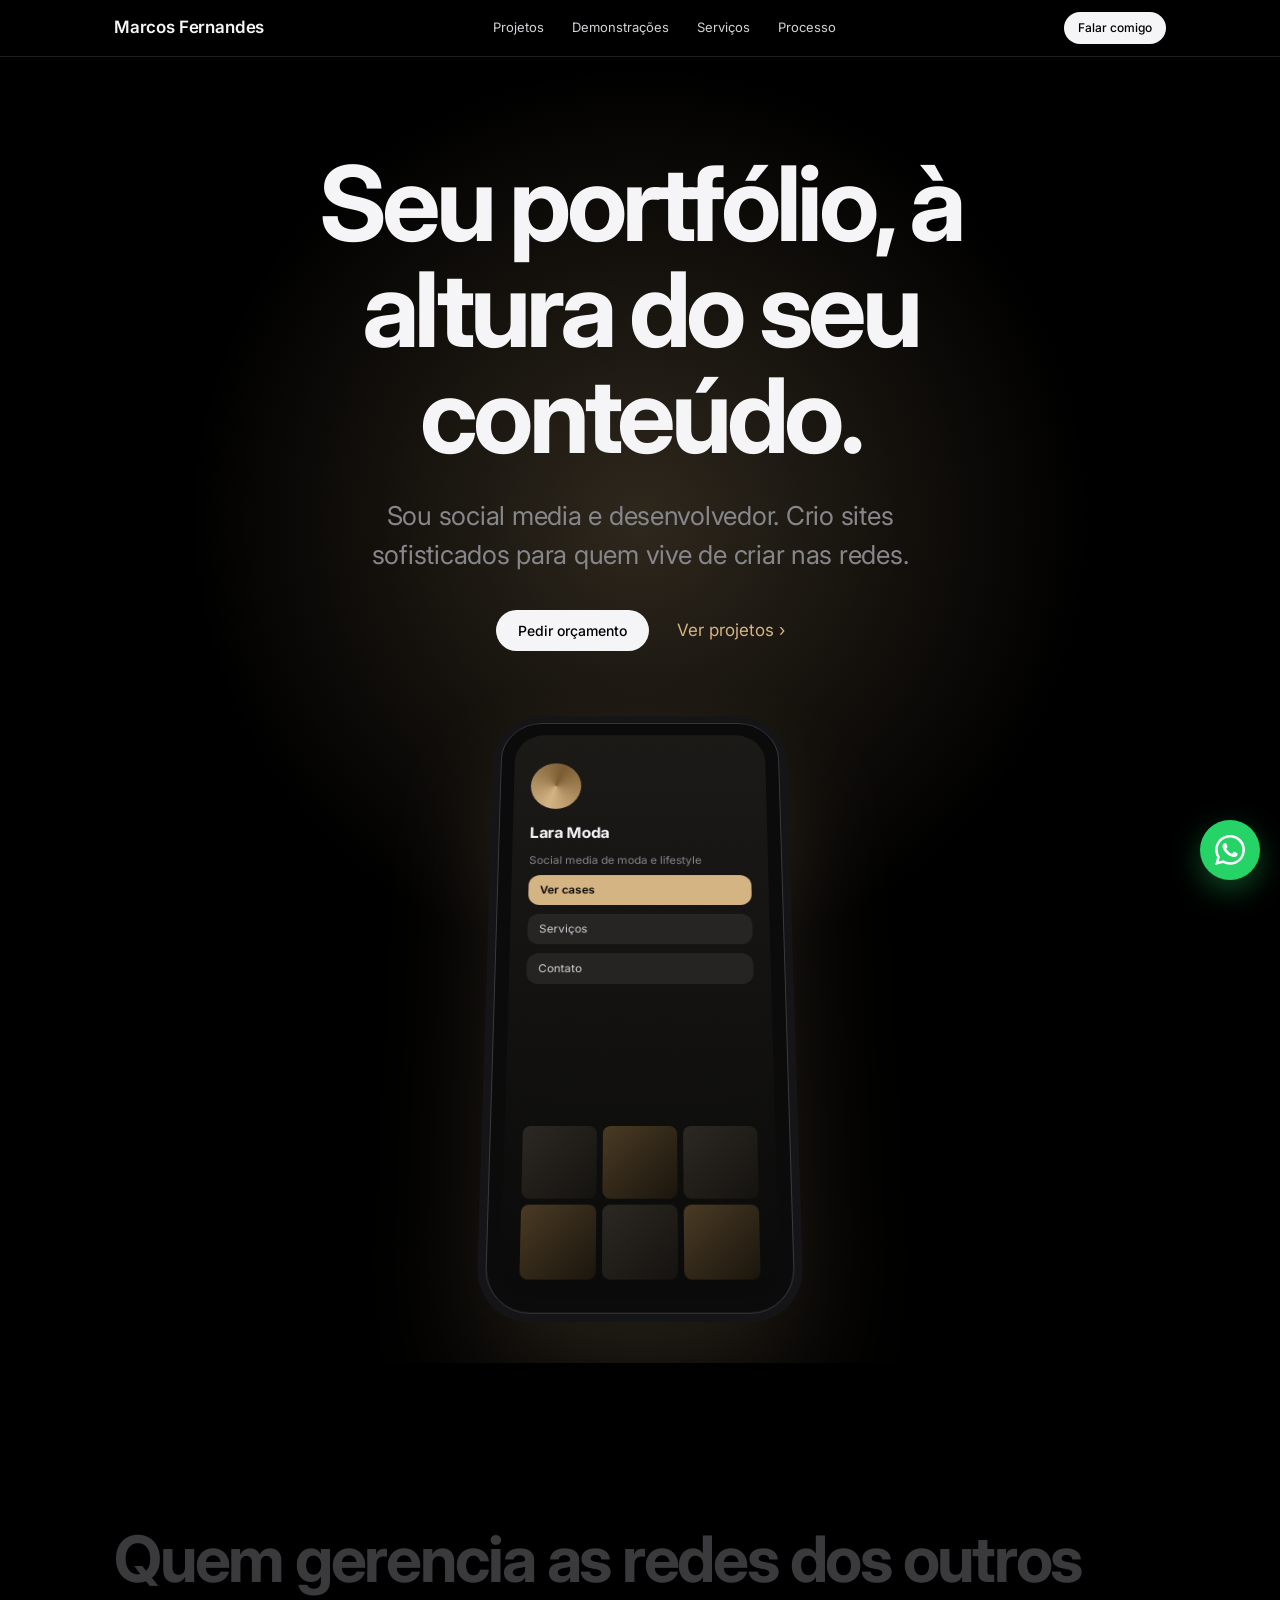
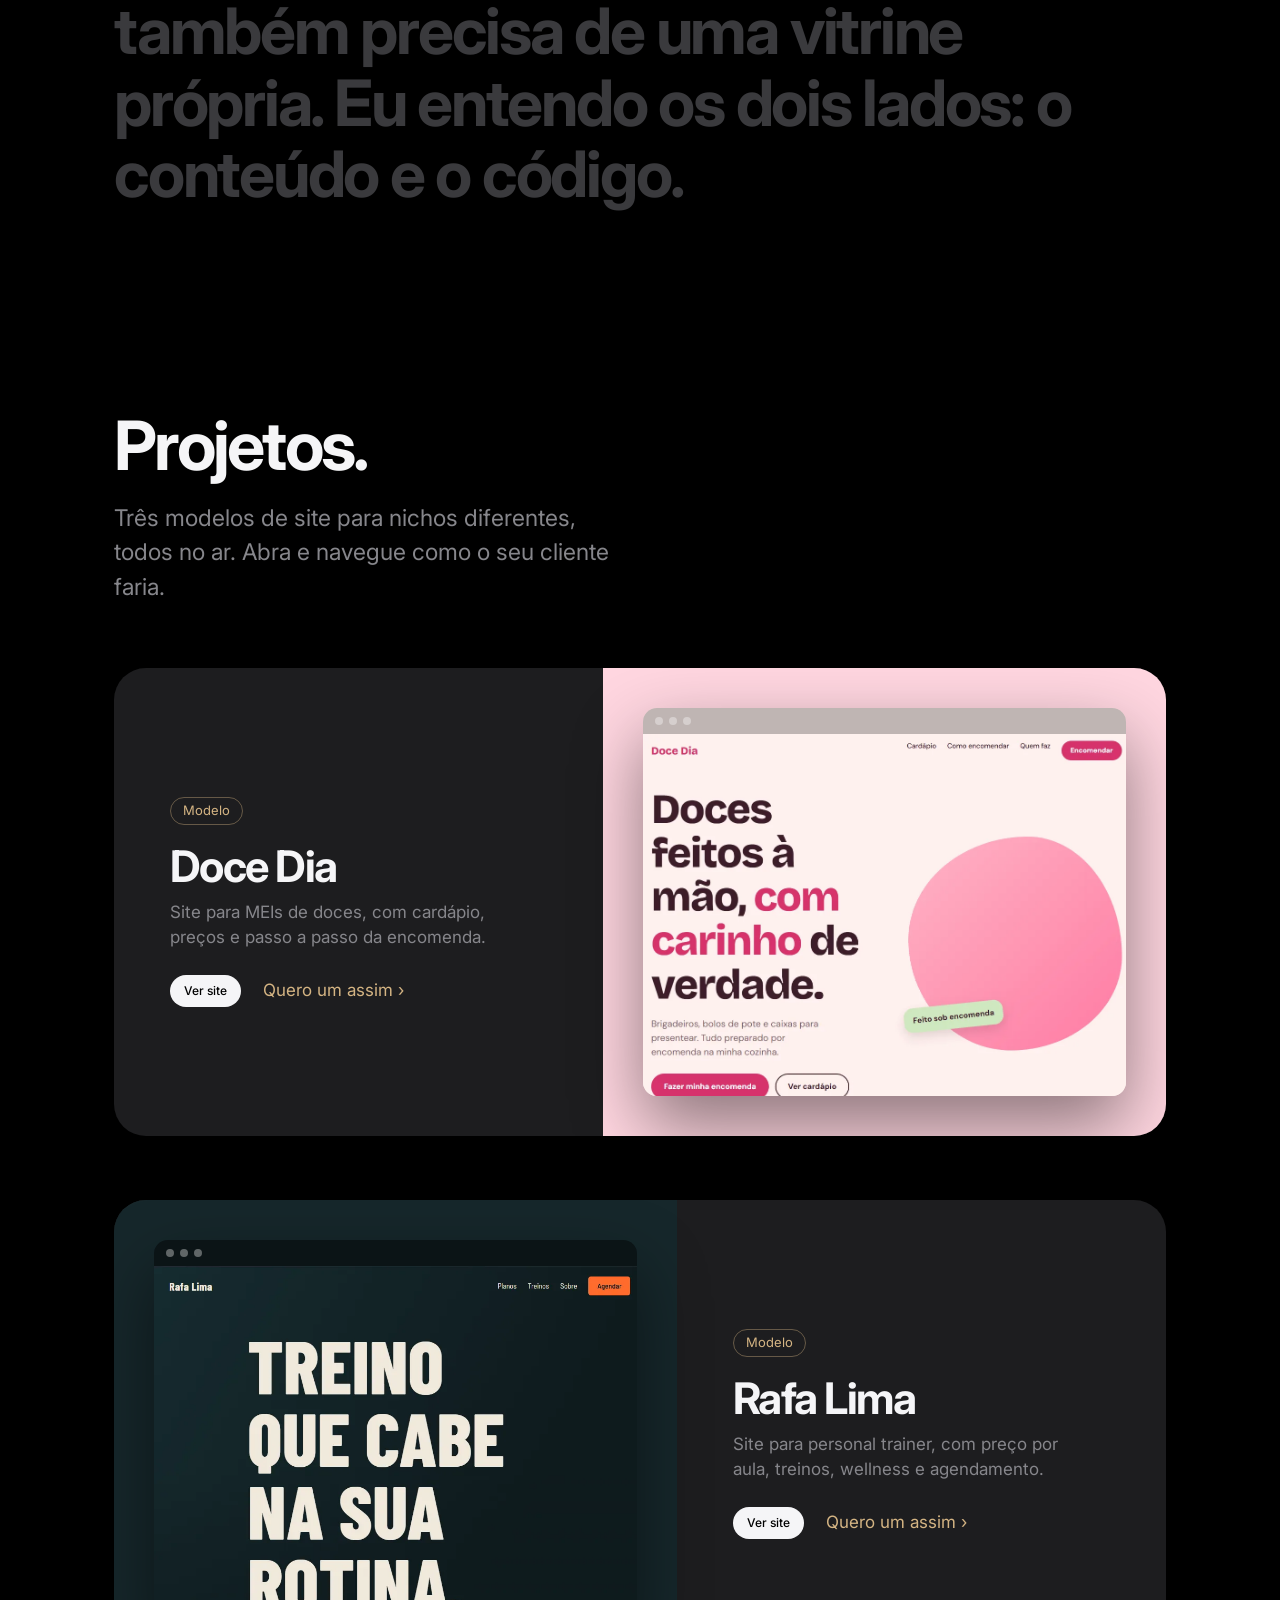
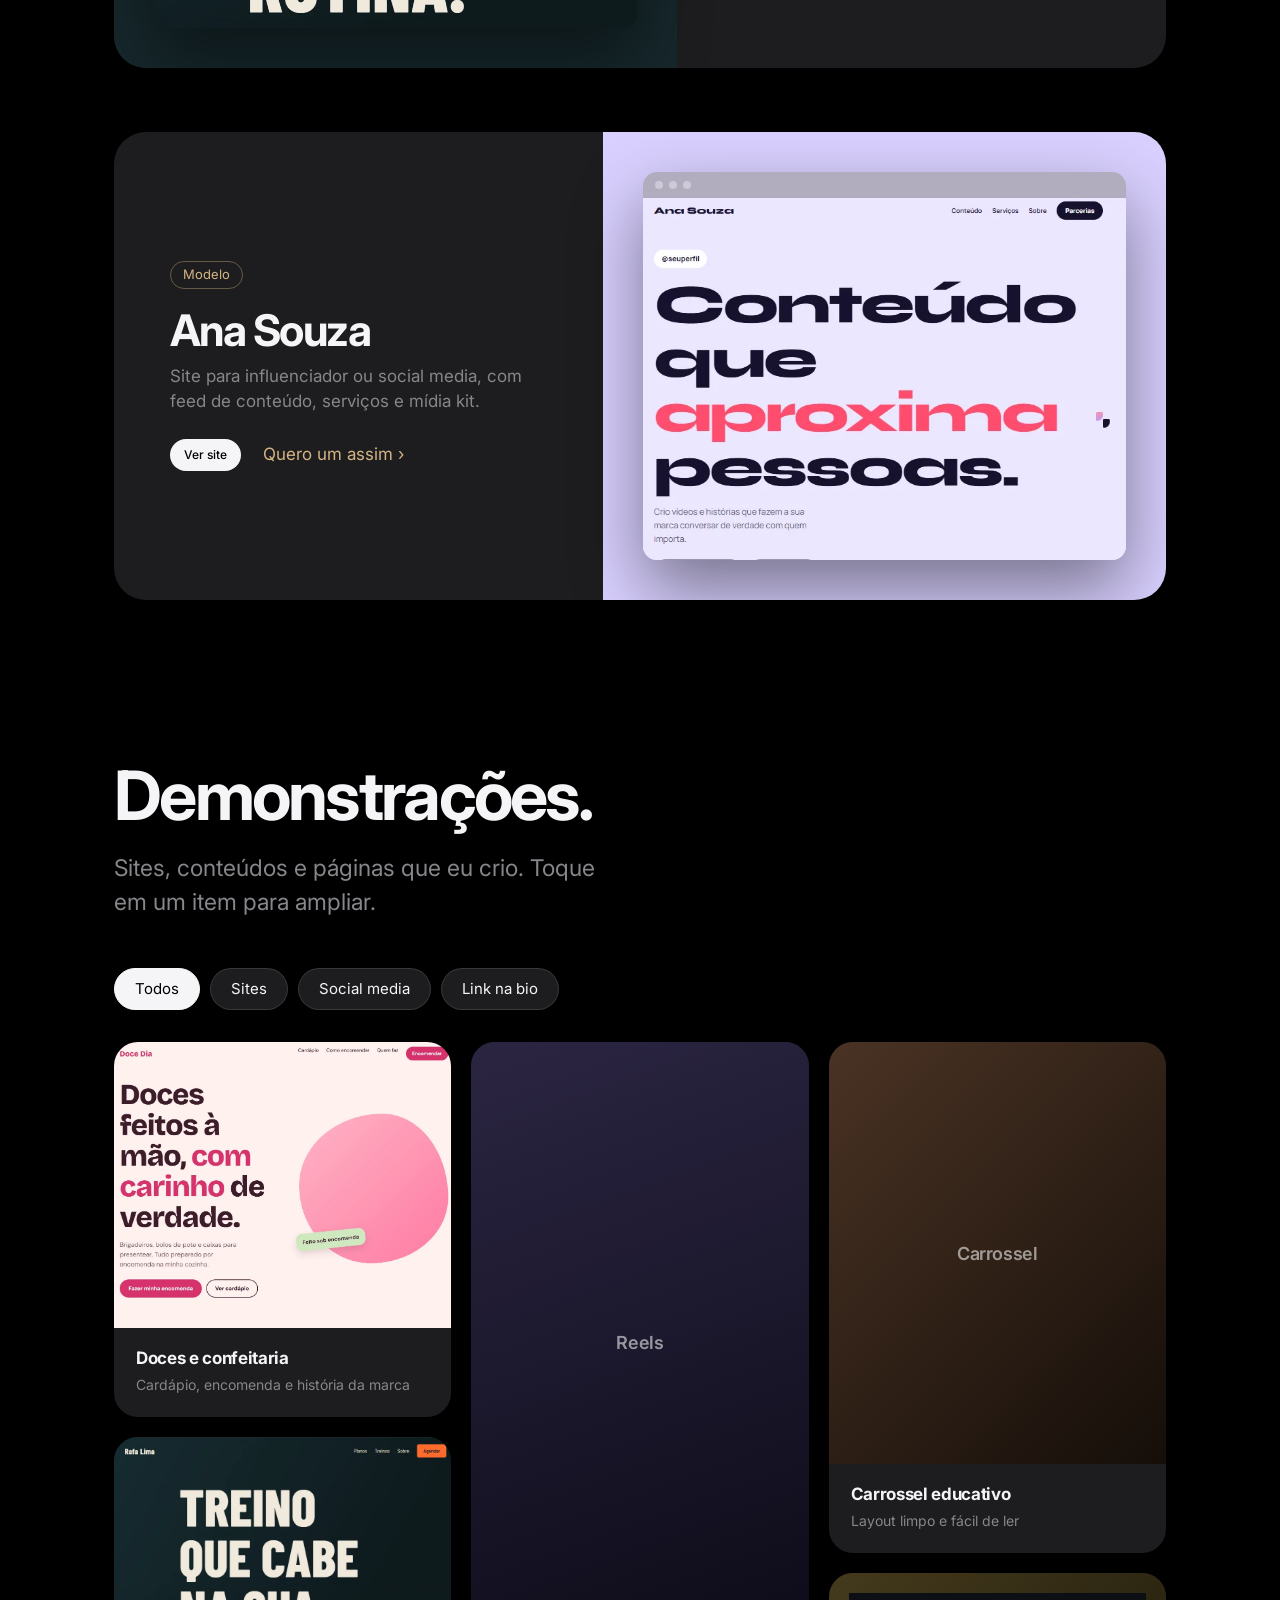
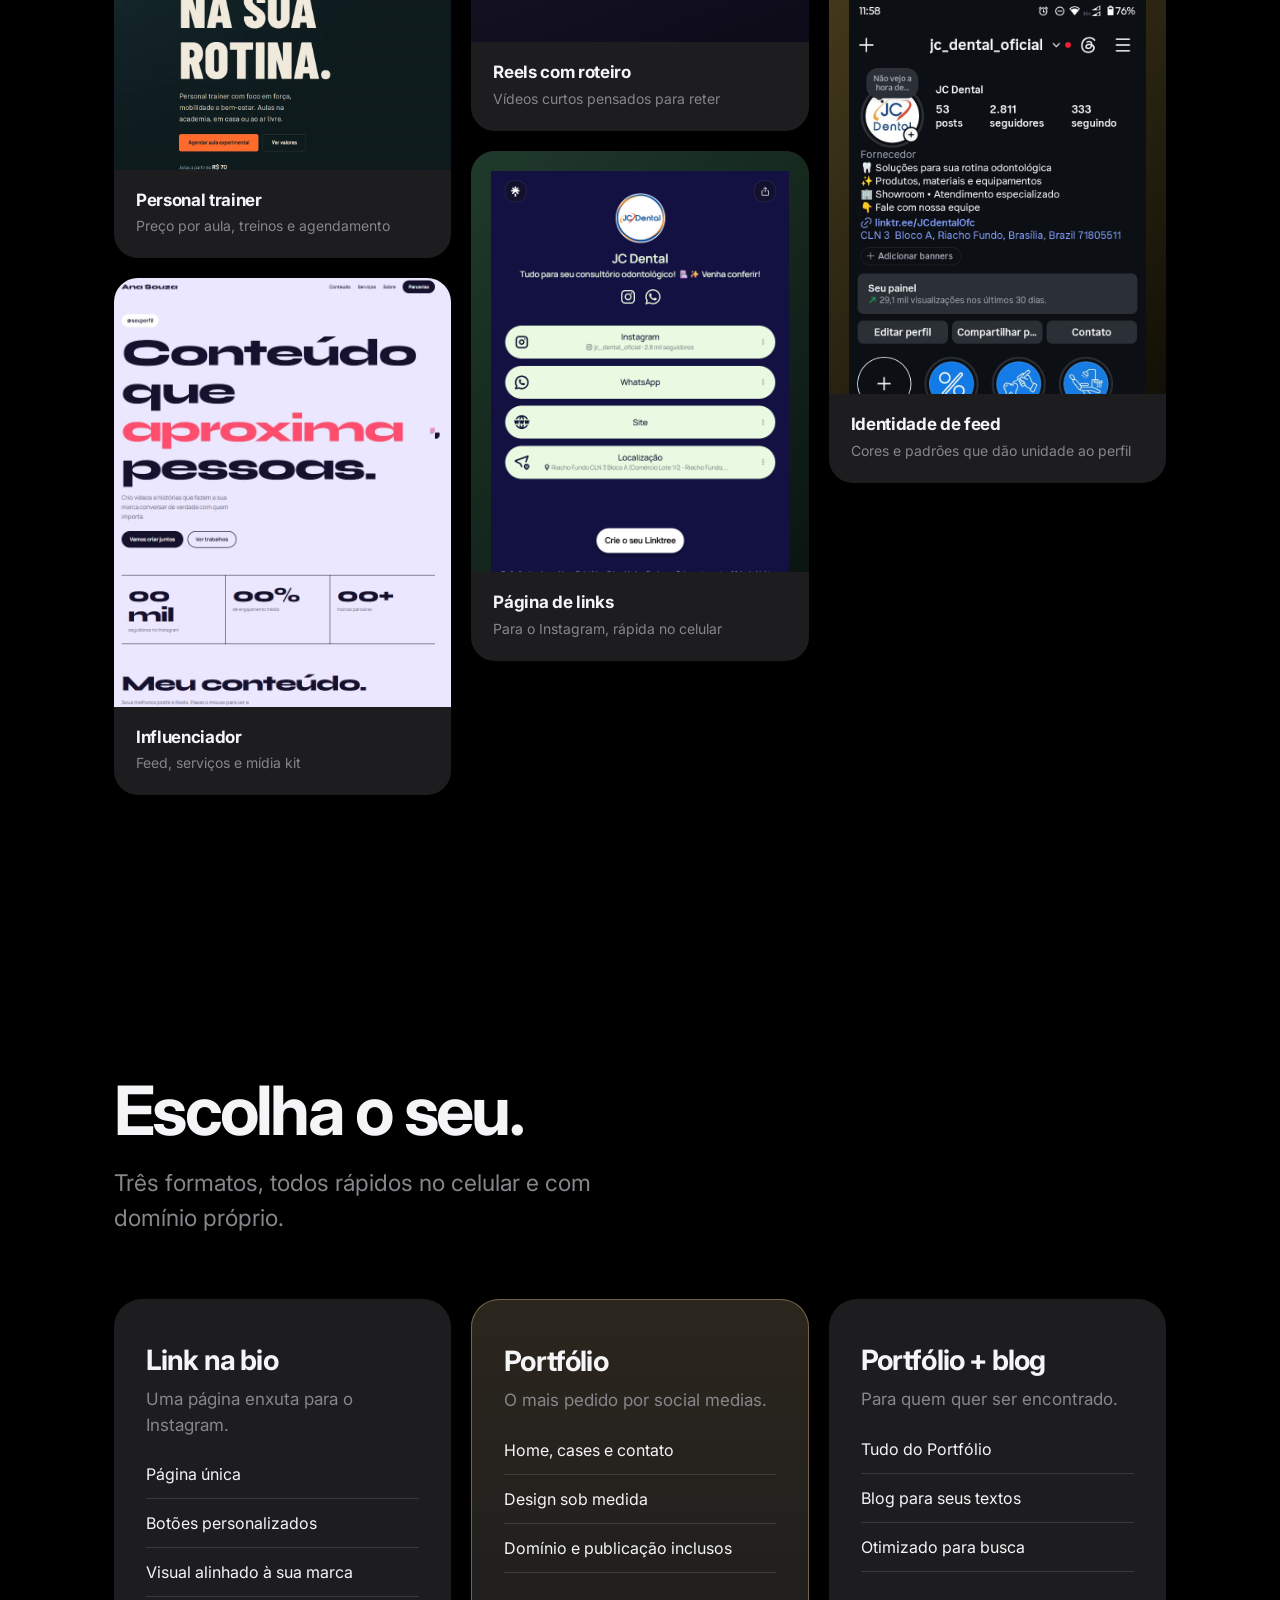
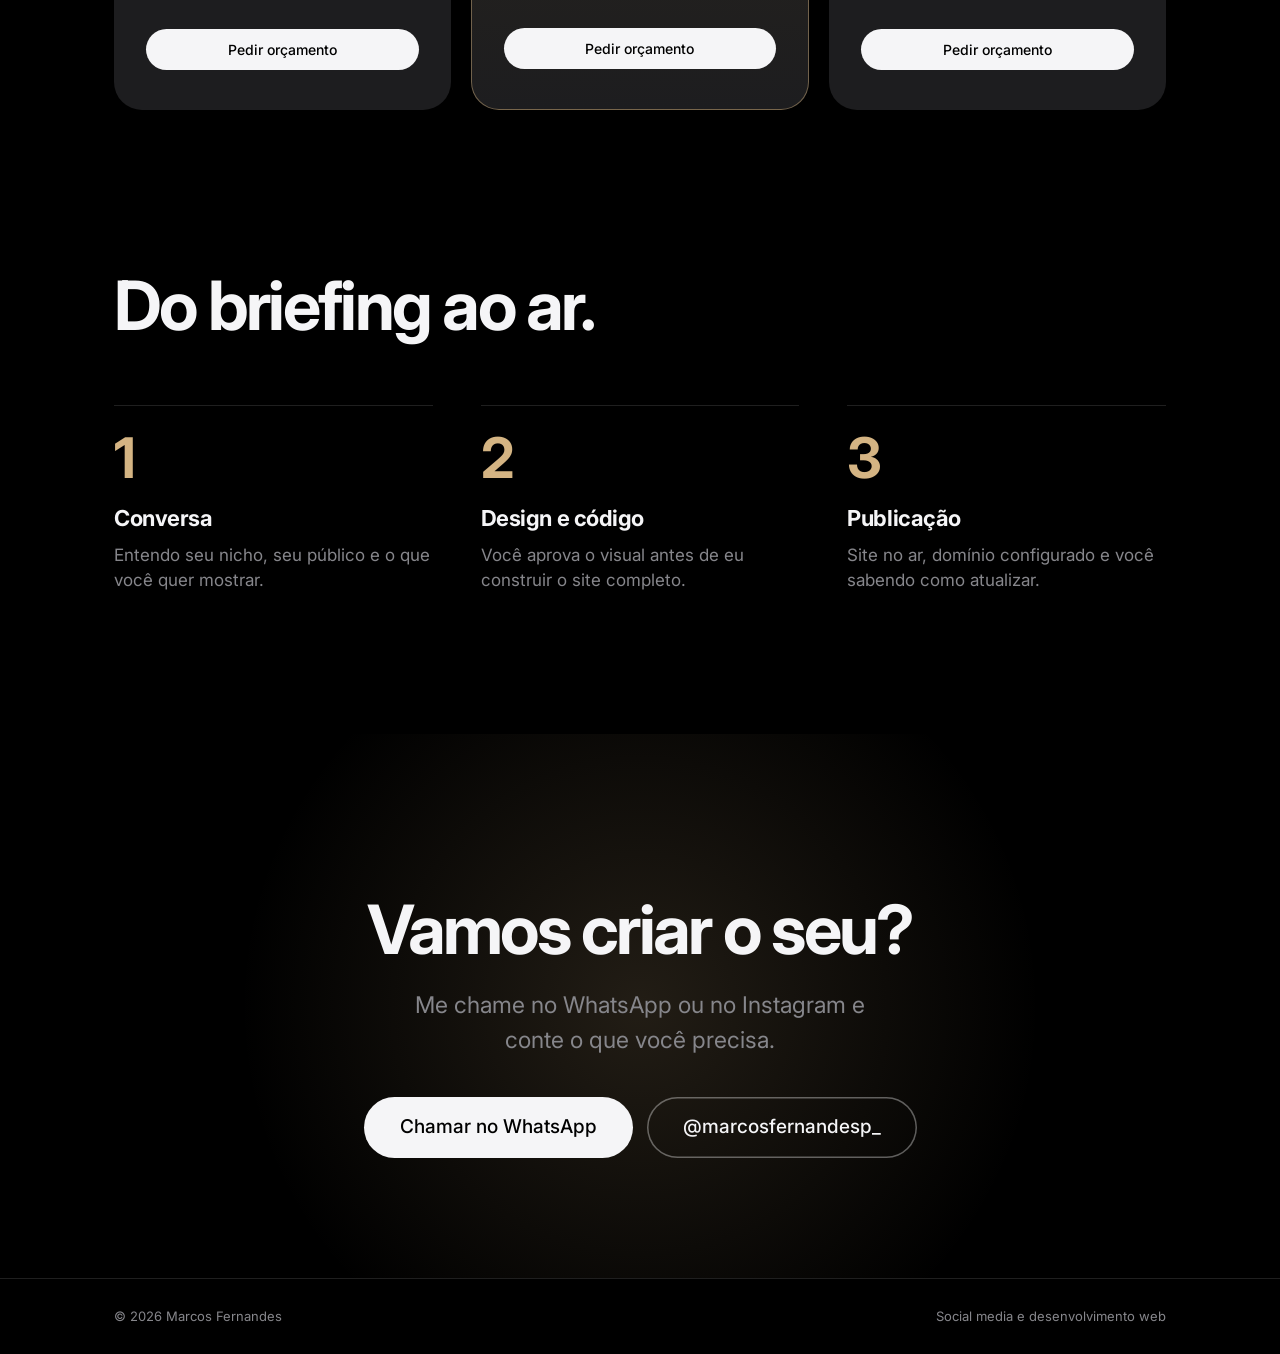
<file: index.html>
<!DOCTYPE html>
<html lang="pt-BR">
<head>
<meta charset="utf-8">
<meta name="viewport" content="width=device-width, initial-scale=1, viewport-fit=cover">
<title>Marcos Fernandes — Social media e sites para criadores</title>
<link rel="preconnect" href="https://fonts.googleapis.com">
<link rel="preconnect" href="https://fonts.gstatic.com" crossorigin>
<link href="https://fonts.googleapis.com/css2?family=Inter:wght@300;400;500;600;700&display=swap" rel="stylesheet">
<link rel="stylesheet" href="assets/css/style.css">
</head>
<body>
<nav>
  <div class="wrap">
    <b>Marcos Fernandes</b>
    <ul><li><a href="#projetos">Projetos</a></li><li><a href="#demonstracoes">Demonstrações</a></li><li><a href="#servicos">Serviços</a></li><li><a href="#processo">Processo</a></li></ul>
    <a class="pill sm" href="https://instagram.com/marcosfernandesp_" target="_blank" rel="noopener">Falar comigo</a>
  </div>
</nav>

<header class="hero">
  <div class="wrap">
    <h1>Seu portfólio, à altura do seu conteúdo.</h1>
    <p>Sou social media e desenvolvedor. Crio sites sofisticados para quem vive de criar nas redes.</p>
    <div class="cta">
      <a class="pill" href="https://wa.me/5561995424114?text=Oi%20Marcos!%20Vi%20seu%20portf%C3%B3lio%20e%20quero%20um%20or%C3%A7amento" target="_blank" rel="noopener">Pedir orçamento</a>
      <a class="ghost" href="#projetos">Ver projetos ›</a>
    </div>
    <div class="stage" aria-hidden="true">
      <div class="phone" id="phone">
        <div class="screen">
          <div class="avatar"></div>
          <h4>Lara Moda</h4>
          <small>Social media de moda e lifestyle</small>
          <div class="bar hl">Ver cases</div>
          <div class="bar">Serviços</div>
          <div class="bar">Contato</div>
          <div class="grid3"><i></i><i></i><i></i><i></i><i></i><i></i></div>
        </div>
      </div>
    </div>
  </div>
</header>

<section class="statement">
  <div class="wrap">
    <p id="scrub">Quem gerencia as redes dos outros também precisa de uma vitrine própria. Eu entendo os dois lados: o conteúdo e o código.</p>
  </div>
</section>

<section id="projetos" style="padding-top:40px">
  <div class="wrap">
    <h2>Projetos.</h2>
    <p class="lead">Três modelos de site para nichos diferentes, todos no ar. Abra e navegue como o seu cliente faria.</p>

    <article class="proj p1">
      <div class="info"><span class="tag">Modelo</span><h3>Doce Dia</h3><p>Site para MEIs de doces, com cardápio, preços e passo a passo da encomenda.</p><div class="acts"><a class="pill sm" href="https://claude.ai/artifact/EVEC6FQ9Wo7oRM52hJ2VJk" target="_blank" rel="noopener">Ver site</a><a class="ghost" href="https://wa.me/5561995424114?text=Oi%20Marcos!%20Vi%20o%20modelo%20Doce%20Dia%20no%20seu%20portfólio%20e%20quero%20um%20site%20assim" target="_blank" rel="noopener">Quero um assim ›</a></div></div>
      <div class="view"><a class="browser" href="https://claude.ai/artifact/EVEC6FQ9Wo7oRM52hJ2VJk" target="_blank" rel="noopener" aria-label="Abrir o modelo Doce Dia"><div class="top"><i></i><i></i><i></i></div><img class="shot" src="assets/img/print-doces.webp" alt="Modelo de site para doces e confeitaria" loading="lazy"></a></div>
    </article>

    <article class="proj p2">
      <div class="info"><span class="tag">Modelo</span><h3>Rafa Lima</h3><p>Site para personal trainer, com preço por aula, treinos, wellness e agendamento.</p><div class="acts"><a class="pill sm" href="https://claude.ai/artifact/FaBG3Rhxh1orqAU66LRQwn" target="_blank" rel="noopener">Ver site</a><a class="ghost" href="https://wa.me/5561995424114?text=Oi%20Marcos!%20Vi%20o%20modelo%20de%20personal%20trainer%20no%20seu%20portfólio%20e%20quero%20um%20site%20assim" target="_blank" rel="noopener">Quero um assim ›</a></div></div>
      <div class="view"><a class="browser" href="https://claude.ai/artifact/FaBG3Rhxh1orqAU66LRQwn" target="_blank" rel="noopener" aria-label="Abrir o modelo Rafa Lima"><div class="top"><i></i><i></i><i></i></div><img class="shot" src="assets/img/print-personal.webp" alt="Modelo de site para personal trainer" loading="lazy"></a></div>
    </article>

    <article class="proj p3">
      <div class="info"><span class="tag">Modelo</span><h3>Ana Souza</h3><p>Site para influenciador ou social media, com feed de conteúdo, serviços e mídia kit.</p><div class="acts"><a class="pill sm" href="https://claude.ai/artifact/K9GAJZo3JFMo6cDgULuZWQ" target="_blank" rel="noopener">Ver site</a><a class="ghost" href="https://wa.me/5561995424114?text=Oi%20Marcos!%20Vi%20o%20modelo%20de%20influenciador%20no%20seu%20portfólio%20e%20quero%20um%20site%20assim" target="_blank" rel="noopener">Quero um assim ›</a></div></div>
      <div class="view"><a class="browser" href="https://claude.ai/artifact/K9GAJZo3JFMo6cDgULuZWQ" target="_blank" rel="noopener" aria-label="Abrir o modelo Ana Souza"><div class="top"><i></i><i></i><i></i></div><img class="shot" src="assets/img/print-social.webp" alt="Modelo de site para influenciador e social media" loading="lazy"></a></div>
    </article>
  </div>
</section>

<section id="demonstracoes" style="padding-top:20px">
  <div class="wrap">
    <h2>Demonstrações.</h2>
    <p class="lead">Sites, conteúdos e páginas que eu crio. Toque em um item para ampliar.</p>

    <div class="tabs" role="tablist" aria-label="Filtrar demonstrações">
      <button class="tab on" role="tab" aria-selected="true" data-filter="todos">Todos</button>
      <button class="tab" role="tab" aria-selected="false" data-filter="sites">Sites</button>
      <button class="tab" role="tab" aria-selected="false" data-filter="social">Social media</button>
      <button class="tab" role="tab" aria-selected="false" data-filter="links">Link na bio</button>
    </div>

    <div class="gallery">
      <!-- COMO TROCAR: dentro de <div class="media">, apague o texto e use
           <img src="assets/img/arquivo.webp" alt="descrição">
           ou <video src="assets/video/arquivo.mp4" muted loop playsinline autoplay></video> -->
      <figure class="item" data-cat="sites">
        <div class="media" style="aspect-ratio:1063/901"><img src="assets/img/print-doces.webp" alt="Modelo de site para doces" loading="lazy"></div>
        <figcaption><b>Doces e confeitaria</b><span>Cardápio, encomenda e história da marca</span></figcaption>
      </figure>
      <figure class="item" data-cat="sites">
        <div class="media" style="aspect-ratio:922/910"><img src="assets/img/print-personal.webp" alt="Modelo de site para personal trainer" loading="lazy"></div>
        <figcaption><b>Personal trainer</b><span>Preço por aula, treinos e agendamento</span></figcaption>
      </figure>
      <figure class="item" data-cat="sites">
        <div class="media" style="aspect-ratio:710/902"><img src="assets/img/print-social.webp" alt="Modelo de site para influenciador" loading="lazy"></div>
        <figcaption><b>Influenciador</b><span>Feed, serviços e mídia kit</span></figcaption>
      </figure>
      <figure class="item" data-cat="social">
        <div class="media ph tall" style="--g:linear-gradient(160deg,#2b2542,#0d0b18)">Reels</div>
        <figcaption><b>Reels com roteiro</b><span>Vídeos curtos pensados para reter</span></figcaption>
      </figure>
      <figure class="item" data-cat="links">
        <div class="media ph" style="--g:linear-gradient(135deg,#1f3a2c,#0b1510)"><img src="assets/img/site de links bio.png" alt="Modelo de página de links" loading="lazy"></div>
        <figcaption><b>Página de links</b><span>Para o Instagram, rápida no celular</span></figcaption>
      </figure>
      <figure class="item" data-cat="social">
        <div class="media ph" style="--g:linear-gradient(135deg,#4a3324,#150e09)">Carrossel</div>
        <figcaption><b>Carrossel educativo</b><span>Layout limpo e fácil de ler</span></figcaption>
      </figure>
      <figure class="item" data-cat="social">
        <div class="media ph" style="--g:linear-gradient(135deg,#443a1c,#120f06)"><img src="assets/img/identidade de feed.jpeg" alt="Modelo de identidade de feed" loading="lazy"></div>
        <figcaption><b>Identidade de feed</b><span>Cores e padrões que dão unidade ao perfil</span></figcaption>
      </figure>
    </div>
  </div>
</section>

<dialog id="lightbox" aria-label="Mídia ampliada"><button id="lbClose" aria-label="Fechar">×</button><div id="lbBody"></div></dialog>

<section id="servicos">
  <div class="wrap">
    <h2>Escolha o seu.</h2>
    <p class="lead">Três formatos, todos rápidos no celular e com domínio próprio.</p>
    <div class="plans">
      <div class="plan"><h3>Link na bio</h3><p>Uma página enxuta para o Instagram.</p><ul><li>Página única</li><li>Botões personalizados</li><li>Visual alinhado à sua marca</li></ul><a class="pill" href="https://wa.me/5561995424114?text=Oi%20Marcos!%20Quero%20o%20plano%20Link%20na%20bio" target="_blank" rel="noopener">Pedir orçamento</a></div>
      <div class="plan feat"><h3>Portfólio</h3><p>O mais pedido por social medias.</p><ul><li>Home, cases e contato</li><li>Design sob medida</li><li>Domínio e publicação inclusos</li></ul><a class="pill" href="https://wa.me/5561995424114?text=Oi%20Marcos!%20Quero%20o%20plano%20Portfólio" target="_blank" rel="noopener">Pedir orçamento</a></div>
      <div class="plan"><h3>Portfólio + blog</h3><p>Para quem quer ser encontrado.</p><ul><li>Tudo do Portfólio</li><li>Blog para seus textos</li><li>Otimizado para busca</li></ul><a class="pill" href="https://wa.me/5561995424114?text=Oi%20Marcos!%20Quero%20o%20plano%20Portfólio%20%2B%20blog" target="_blank" rel="noopener">Pedir orçamento</a></div>
    </div>
  </div>
</section>

<section id="processo" style="padding-top:20px">
  <div class="wrap">
    <h2>Do briefing ao ar.</h2>
    <div class="steps">
      <div><h4>Conversa</h4><p>Entendo seu nicho, seu público e o que você quer mostrar.</p></div>
      <div><h4>Design e código</h4><p>Você aprova o visual antes de eu construir o site completo.</p></div>
      <div><h4>Publicação</h4><p>Site no ar, domínio configurado e você sabendo como atualizar.</p></div>
    </div>
  </div>
</section>

<section class="final">
  <div class="wrap">
    <h2>Vamos criar o seu?</h2>
    <p class="lead">Me chame no WhatsApp ou no Instagram e conte o que você precisa.</p>
    <div class="duo"><a class="pill" href="https://wa.me/5561995424114?text=Oi%20Marcos!%20Vi%20seu%20portf%C3%B3lio%20e%20quero%20um%20site" target="_blank" rel="noopener">Chamar no WhatsApp</a><a class="pill ig" href="https://instagram.com/marcosfernandesp_" target="_blank" rel="noopener">@marcosfernandesp_</a></div>
  </div>
</section>

<footer><div class="wrap"><span>© 2026 Marcos Fernandes</span><span>Social media e desenvolvimento web</span></div></footer>

<a class="whats" href="https://wa.me/5561995424114?text=Oi%20Marcos!%20Vi%20seu%20portf%C3%B3lio%20e%20quero%20um%20site" target="_blank" rel="noopener" aria-label="Falar no WhatsApp"><svg viewBox="0 0 24 24" width="30" height="30" fill="currentColor" aria-hidden="true"><path d="M17.472 14.382c-.297-.149-1.758-.867-2.03-.967-.273-.099-.471-.148-.67.15-.197.297-.767.966-.94 1.164-.173.199-.347.223-.644.075-.297-.15-1.255-.463-2.39-1.475-.883-.788-1.48-1.761-1.653-2.059-.173-.297-.018-.458.13-.606.134-.133.298-.347.446-.52.149-.174.198-.298.298-.497.099-.198.05-.371-.025-.52-.075-.149-.669-1.612-.916-2.207-.242-.579-.487-.5-.669-.51-.173-.008-.371-.01-.57-.01-.198 0-.52.074-.792.372-.272.297-1.04 1.016-1.04 2.479 0 1.462 1.065 2.875 1.213 3.074.149.198 2.096 3.2 5.077 4.487.709.306 1.262.489 1.694.625.712.227 1.36.195 1.871.118.571-.085 1.758-.719 2.006-1.413.248-.694.248-1.289.173-1.413-.074-.124-.272-.198-.57-.347m-5.421 7.403h-.004a9.87 9.87 0 01-5.031-1.378l-.361-.214-3.741.982.998-3.648-.235-.374a9.86 9.86 0 01-1.51-5.26c.001-5.45 4.436-9.884 9.888-9.884 2.64 0 5.122 1.03 6.988 2.898a9.825 9.825 0 012.893 6.994c-.003 5.45-4.437 9.884-9.885 9.884m8.413-18.297A11.815 11.815 0 0012.05 0C5.495 0 .16 5.335.157 11.892c0 2.096.547 4.142 1.588 5.945L.057 24l6.305-1.654a11.882 11.882 0 005.683 1.448h.005c6.554 0 11.89-5.335 11.893-11.893a11.821 11.821 0 00-3.48-8.413Z"/></svg></a>

<script src="assets/js/main.js" defer></script>
</body>
</html>
</file>
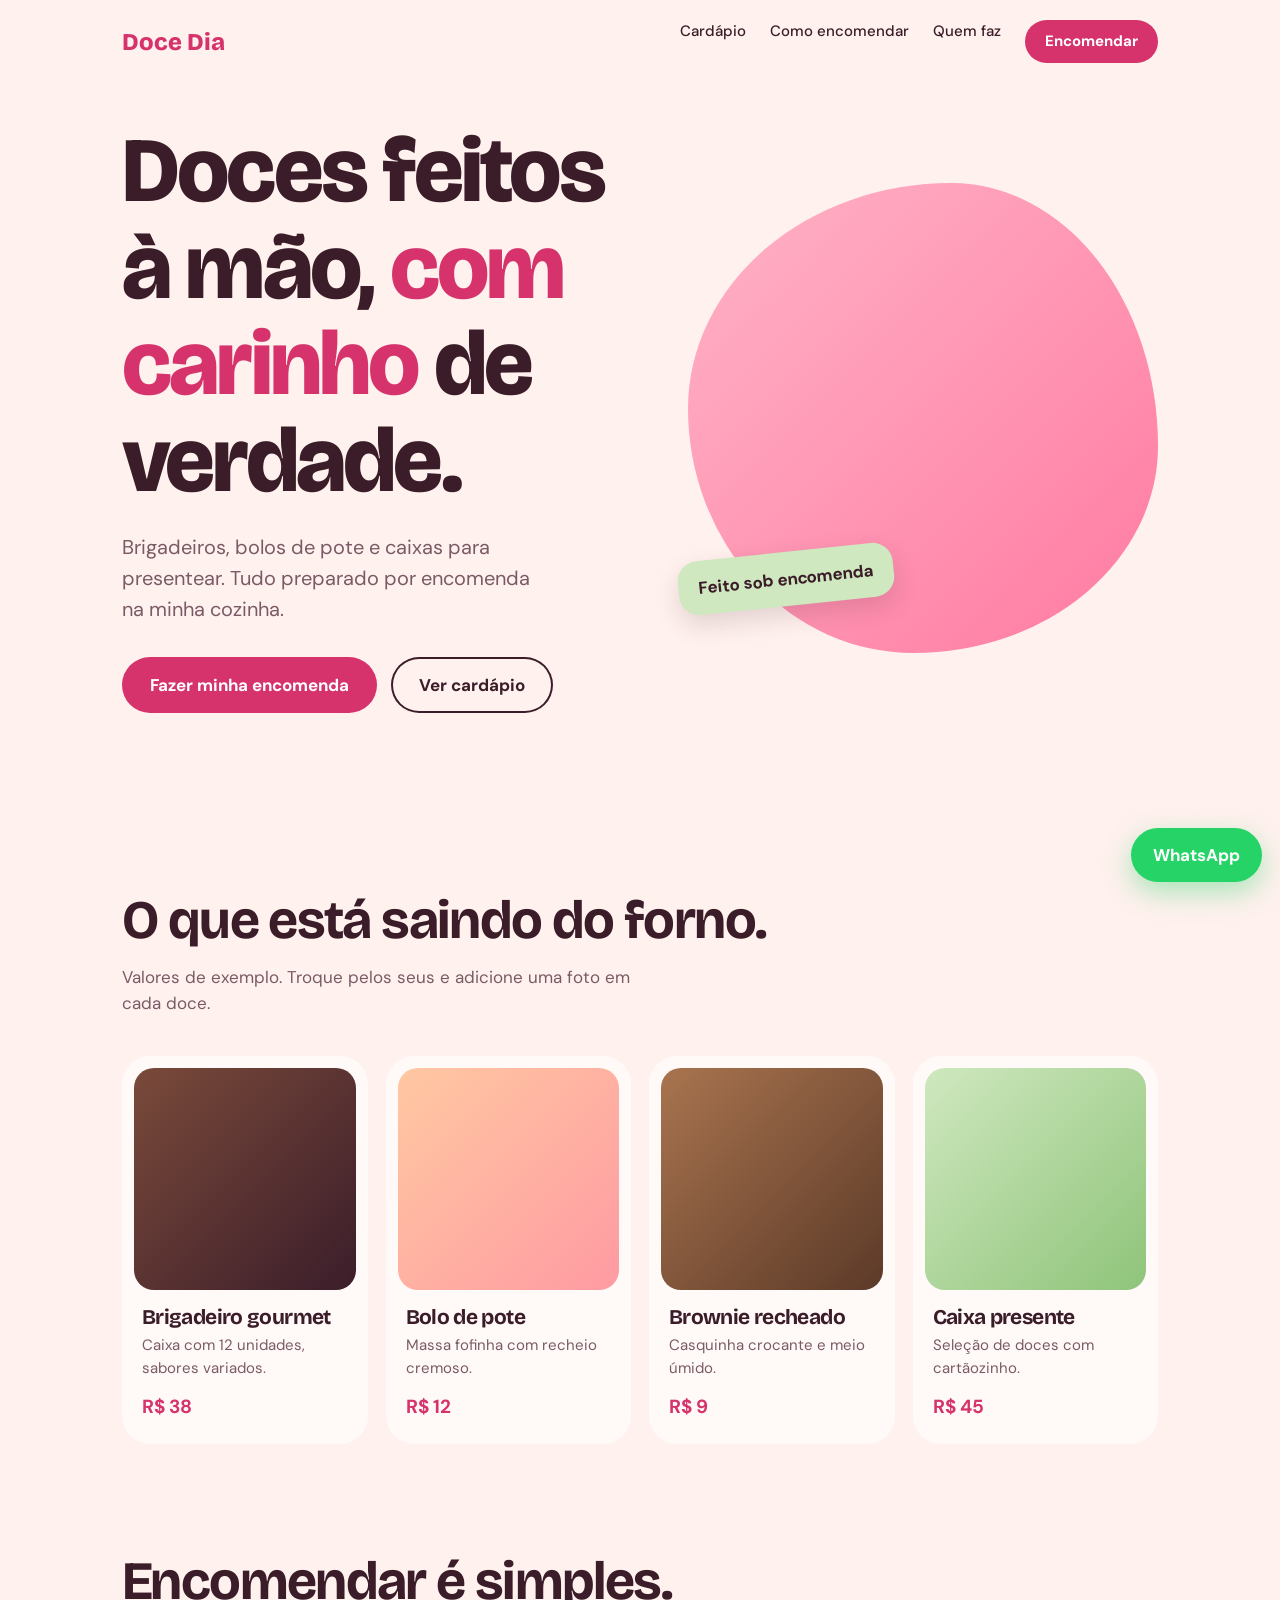
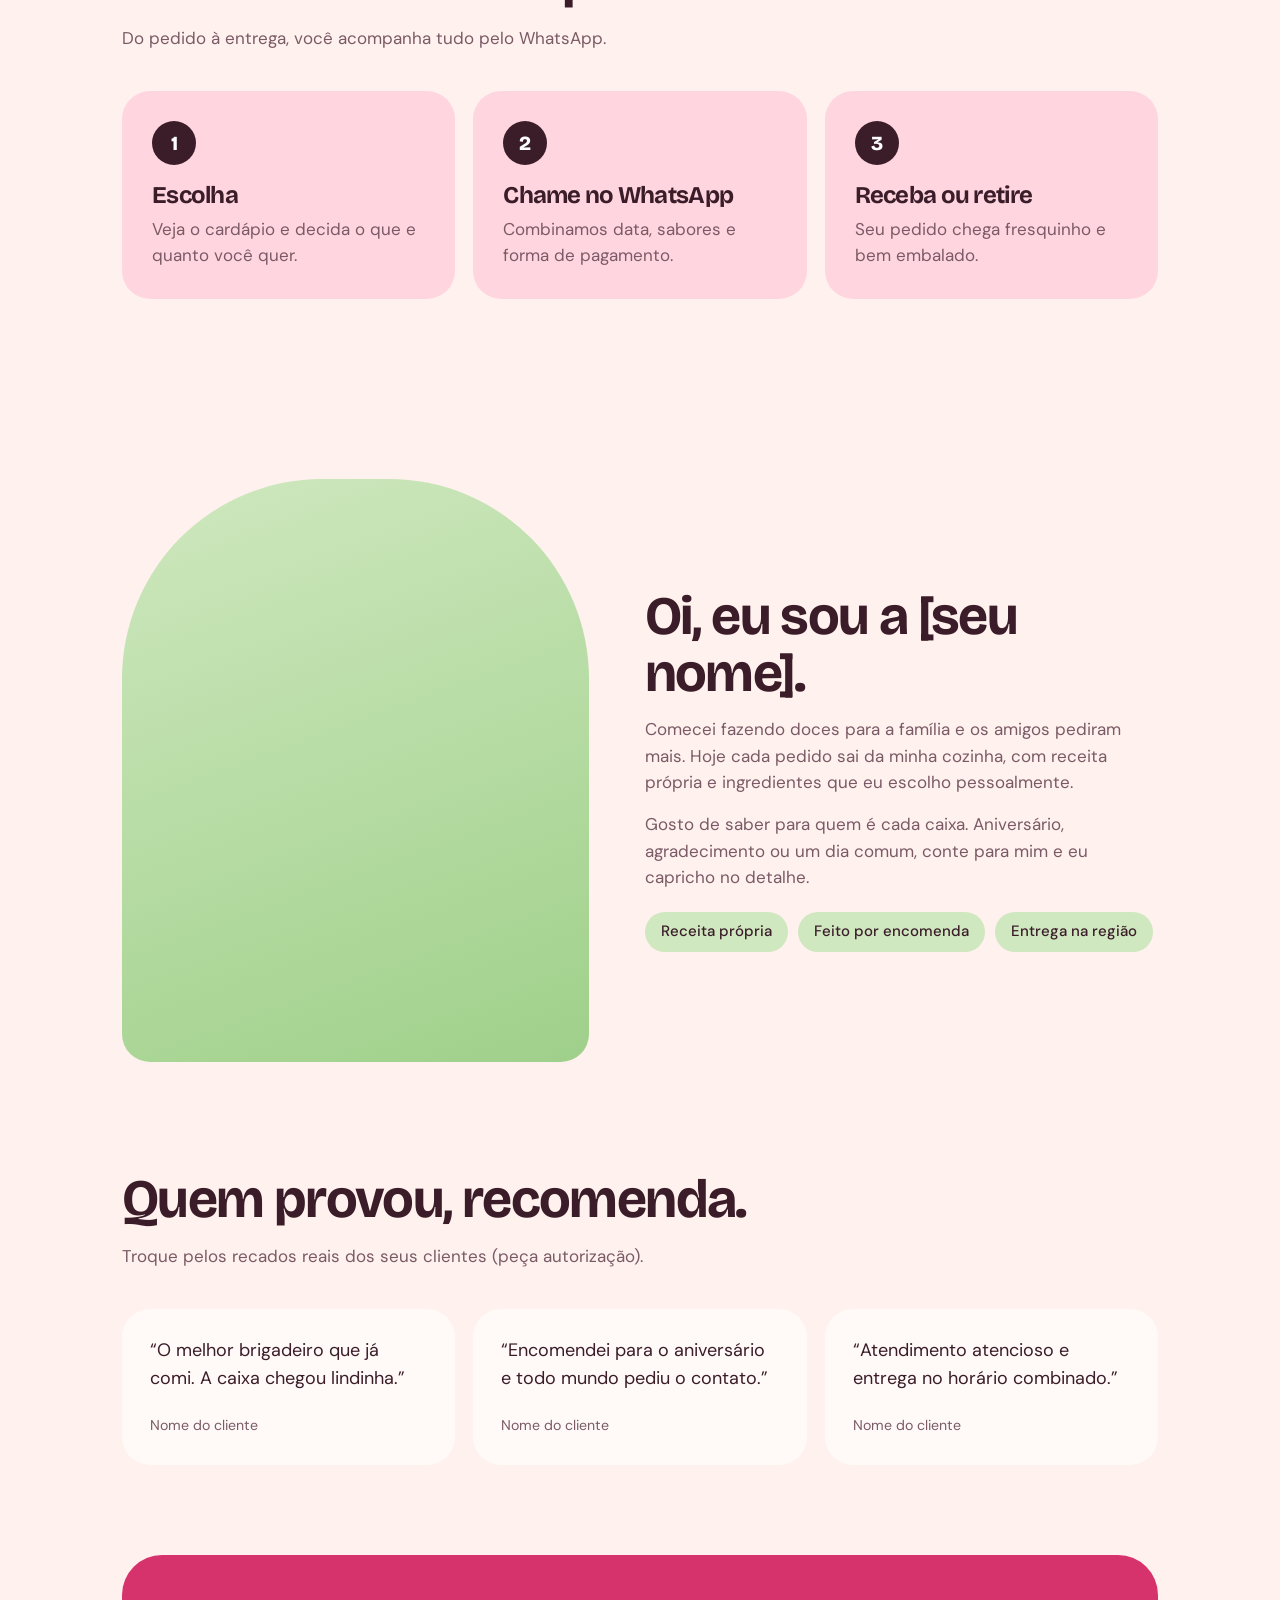
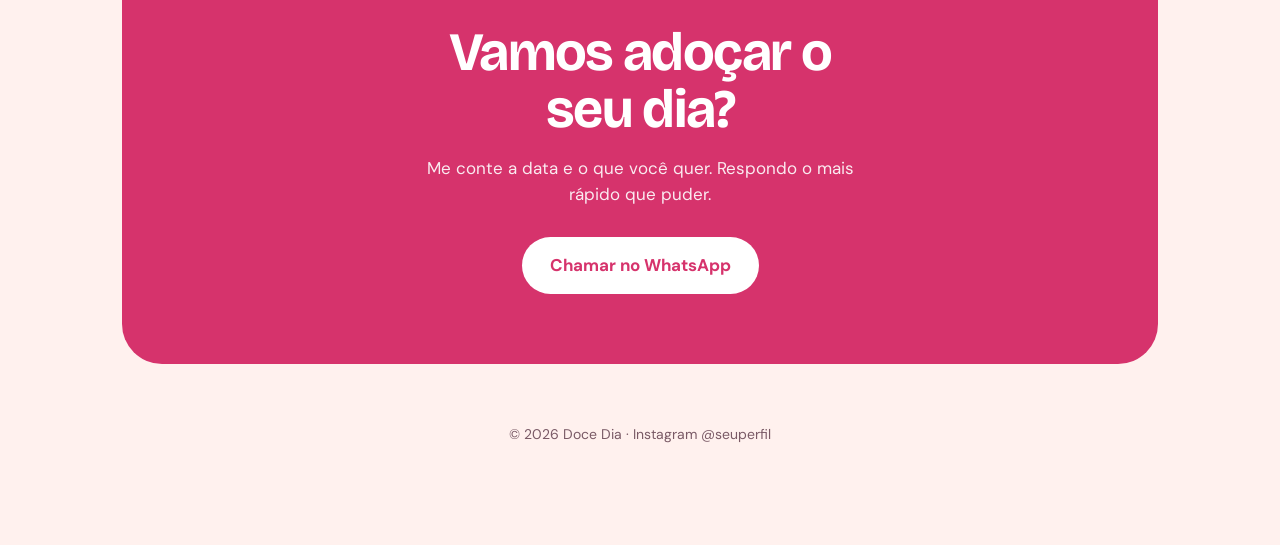
<file: templates/doces/index.html>
<!DOCTYPE html>
<html lang="pt-BR">
<head>
<meta charset="utf-8">
<meta name="viewport" content="width=device-width, initial-scale=1">
<title>Doce Dia — Doces feitos à mão</title>
<link href="https://fonts.googleapis.com/css2?family=Bricolage+Grotesque:wght@500;700;800&family=DM+Sans:wght@400;500;700&display=swap" rel="stylesheet">
<style>
:root{--bg:#fff1ee;--ink:#3b1d2a;--pink:#d6336c;--soft:#ffd6e0;--green:#cfe8bf;--card:#fffaf8;--muted:#7a5a66}
*{box-sizing:border-box}
html{scroll-behavior:smooth}
body{margin:0;background:var(--bg);color:var(--ink);font:17px/1.55 "DM Sans",system-ui,sans-serif}
h1,h2,h3{font-family:"Bricolage Grotesque",sans-serif;letter-spacing:-.03em;line-height:1.05;margin:0}
a{color:inherit;text-decoration:none}
.w{max-width:1080px;margin:0 auto;padding:0 22px}
section{padding:90px 0}
h2{font-size:clamp(32px,5vw,54px);margin-bottom:14px}
.lead{color:var(--muted);max-width:44ch;margin:0 0 40px}
.btn{display:inline-block;background:var(--pink);color:#fff;font-weight:700;padding:15px 28px;border-radius:99px;transition:transform .2s}
.btn:hover{transform:translateY(-3px) rotate(-1deg)}
.btn.alt{background:transparent;color:var(--ink);box-shadow:inset 0 0 0 2px var(--ink)}
.img{background:var(--src,linear-gradient(#0000,#0000)) center/cover,var(--g,var(--soft))}
header{padding:20px 0}
header .w{display:flex;justify-content:space-between;align-items:center}
header b{font:800 24px "Bricolage Grotesque";color:var(--pink)}
header nav{display:flex;gap:24px;font-weight:500;font-size:15px}
@media(max-width:640px){header nav a:not(.btn){display:none}}
.hero{padding:40px 0 90px}
.hero .w{display:grid;grid-template-columns:1.1fr 1fr;gap:48px;align-items:center}
.hero h1{font-size:clamp(46px,7.5vw,92px);font-weight:800}
.hero h1 em{font-style:normal;color:var(--pink)}
.hero p{font-size:20px;color:var(--muted);max-width:30ch;margin:22px 0 32px}
.hero .row{display:flex;gap:14px;flex-wrap:wrap}
.blob{width:100%;aspect-ratio:1;border-radius:56% 44% 52% 48%/48% 56% 44% 52%;--g:linear-gradient(135deg,#ffb3c6,#ff7aa2);position:relative}
.badge{position:absolute;left:-10px;bottom:10%;background:var(--green);padding:14px 20px;border-radius:20px;font-weight:700;transform:rotate(-6deg);box-shadow:0 10px 24px rgba(59,29,42,.15)}
@media(max-width:800px){.hero .w{grid-template-columns:1fr}.blob{max-width:380px;margin:0 auto}}
.menu{display:grid;grid-template-columns:repeat(4,1fr);gap:18px}
.item{background:var(--card);border-radius:28px;padding:12px 12px 22px}
.item .img{aspect-ratio:1;border-radius:20px;margin-bottom:16px}
.item h3{font-size:21px;padding:0 8px}
.item p{margin:6px 8px 12px;color:var(--muted);font-size:15px}
.item b{margin:0 8px;color:var(--pink);font-size:19px}
@media(max-width:900px){.menu{grid-template-columns:repeat(2,1fr)}}
@media(max-width:480px){.menu{grid-template-columns:1fr}}
.steps{display:grid;grid-template-columns:repeat(3,1fr);gap:18px;counter-reset:s}
.steps div{background:var(--soft);border-radius:28px;padding:30px}
.steps div::before{counter-increment:s;content:counter(s);display:grid;place-items:center;width:44px;height:44px;border-radius:50%;background:var(--ink);color:#fff;font:800 20px "Bricolage Grotesque";margin-bottom:18px}
.steps h3{font-size:24px;margin-bottom:8px}
.steps p{margin:0;color:var(--muted)}
@media(max-width:760px){.steps{grid-template-columns:1fr}}
.about .w{display:grid;grid-template-columns:1fr 1.1fr;gap:56px;align-items:center}
.about .img{width:100%;aspect-ratio:4/5;border-radius:200px 200px 28px 28px;--g:linear-gradient(160deg,#cfe8bf,#9fd08a)}
.about p{color:var(--muted);margin:0 0 16px}
.tags{display:flex;gap:10px;flex-wrap:wrap;margin-top:22px}
.tags span{background:var(--green);padding:8px 16px;border-radius:99px;font-weight:500;font-size:15px}
@media(max-width:800px){.about .w{grid-template-columns:1fr}.about .img{max-width:340px}}
.reviews{display:grid;grid-template-columns:repeat(3,1fr);gap:18px}
.review{background:var(--card);border-radius:28px;padding:28px}
.review p{margin:0 0 18px;font-size:18px}
.review small{color:var(--muted)}
@media(max-width:760px){.reviews{grid-template-columns:1fr}}
.cta{text-align:center;background:var(--pink);color:#fff;border-radius:40px;padding:70px 24px;margin-bottom:60px}
.cta h2{max-width:14ch;margin:0 auto 16px}
.cta p{margin:0 auto 30px;max-width:36ch;opacity:.9}
.cta .btn{background:#fff;color:var(--pink)}
footer{padding:0 0 100px;text-align:center;color:var(--muted);font-size:14px}
.zap{position:fixed;right:18px;bottom:18px;z-index:9;background:#25d366;color:#fff;font-weight:700;padding:14px 22px;border-radius:99px;box-shadow:0 10px 28px rgba(37,211,102,.4)}
:focus-visible{outline:3px solid var(--ink);outline-offset:3px}
@media(prefers-reduced-motion:reduce){*{transition:none!important}html{scroll-behavior:auto}}
</style>
</head>
<body>
<!-- EDITE: troque 5500000000000 pelo número (55 + DDD + número) em TODOS os links wa.me -->
<header><div class="w"><b>Doce Dia</b><nav><a href="#cardapio">Cardápio</a><a href="#encomendar">Como encomendar</a><a href="#quem-faz">Quem faz</a><a class="btn" style="padding:10px 20px" href="https://wa.me/5500000000000?text=Oi!%20Quero%20fazer%20uma%20encomenda" target="_blank" rel="noopener">Encomendar</a></nav></div></header>

<main>
<section class="hero"><div class="w">
  <div>
    <h1>Doces feitos à mão, <em>com carinho</em> de verdade.</h1>
    <p>Brigadeiros, bolos de pote e caixas para presentear. Tudo preparado por encomenda na minha cozinha.</p>
    <div class="row"><a class="btn" href="https://wa.me/5500000000000?text=Oi!%20Quero%20fazer%20uma%20encomenda" target="_blank" rel="noopener">Fazer minha encomenda</a><a class="btn alt" href="#cardapio">Ver cardápio</a></div>
  </div>
  <!-- EDITE: para usar sua foto, coloque style="--src:url(img/hero.jpg)" na div abaixo -->
  <div class="blob img"><span class="badge">Feito sob encomenda</span></div>
</div></section>

<section id="cardapio"><div class="w">
  <h2>O que está saindo do forno.</h2>
  <p class="lead">Valores de exemplo. Troque pelos seus e adicione uma foto em cada doce.</p>
  <div class="menu">
    <article class="item"><div class="img" style="--g:linear-gradient(135deg,#7a4a3a,#3b1d2a)"></div><h3>Brigadeiro gourmet</h3><p>Caixa com 12 unidades, sabores variados.</p><b>R$ 38</b></article>
    <article class="item"><div class="img" style="--g:linear-gradient(135deg,#ffc8a2,#ff9aa2)"></div><h3>Bolo de pote</h3><p>Massa fofinha com recheio cremoso.</p><b>R$ 12</b></article>
    <article class="item"><div class="img" style="--g:linear-gradient(135deg,#a9744f,#5c3a28)"></div><h3>Brownie recheado</h3><p>Casquinha crocante e meio úmido.</p><b>R$ 9</b></article>
    <article class="item"><div class="img" style="--g:linear-gradient(135deg,#cfe8bf,#8fc47a)"></div><h3>Caixa presente</h3><p>Seleção de doces com cartãozinho.</p><b>R$ 45</b></article>
  </div>
</div></section>

<section id="encomendar" style="padding-top:20px"><div class="w">
  <h2>Encomendar é simples.</h2>
  <p class="lead">Do pedido à entrega, você acompanha tudo pelo WhatsApp.</p>
  <div class="steps">
    <div><h3>Escolha</h3><p>Veja o cardápio e decida o que e quanto você quer.</p></div>
    <div><h3>Chame no WhatsApp</h3><p>Combinamos data, sabores e forma de pagamento.</p></div>
    <div><h3>Receba ou retire</h3><p>Seu pedido chega fresquinho e bem embalado.</p></div>
  </div>
</div></section>

<section id="quem-faz" class="about"><div class="w">
  <!-- EDITE: foto da pessoa: style="--src:url(img/eu.jpg)" -->
  <div class="img"></div>
  <div>
    <h2>Oi, eu sou a [seu nome].</h2>
    <p>Comecei fazendo doces para a família e os amigos pediram mais. Hoje cada pedido sai da minha cozinha, com receita própria e ingredientes que eu escolho pessoalmente.</p>
    <p>Gosto de saber para quem é cada caixa. Aniversário, agradecimento ou um dia comum, conte para mim e eu capricho no detalhe.</p>
    <div class="tags"><span>Receita própria</span><span>Feito por encomenda</span><span>Entrega na região</span></div>
  </div>
</div></section>

<section style="padding-top:20px"><div class="w">
  <h2>Quem provou, recomenda.</h2>
  <p class="lead">Troque pelos recados reais dos seus clientes (peça autorização).</p>
  <div class="reviews">
    <div class="review"><p>“O melhor brigadeiro que já comi. A caixa chegou lindinha.”</p><small>Nome do cliente</small></div>
    <div class="review"><p>“Encomendei para o aniversário e todo mundo pediu o contato.”</p><small>Nome do cliente</small></div>
    <div class="review"><p>“Atendimento atencioso e entrega no horário combinado.”</p><small>Nome do cliente</small></div>
  </div>
</div></section>

<div class="w"><div class="cta">
  <h2>Vamos adoçar o seu dia?</h2>
  <p>Me conte a data e o que você quer. Respondo o mais rápido que puder.</p>
  <a class="btn" href="https://wa.me/5500000000000?text=Oi!%20Quero%20fazer%20uma%20encomenda" target="_blank" rel="noopener">Chamar no WhatsApp</a>
</div></div>
</main>
<footer>© 2026 Doce Dia · Instagram @seuperfil</footer>
<a class="zap" href="https://wa.me/5500000000000?text=Oi!%20Quero%20fazer%20uma%20encomenda" target="_blank" rel="noopener">WhatsApp</a>
</body>
</html>
</file>
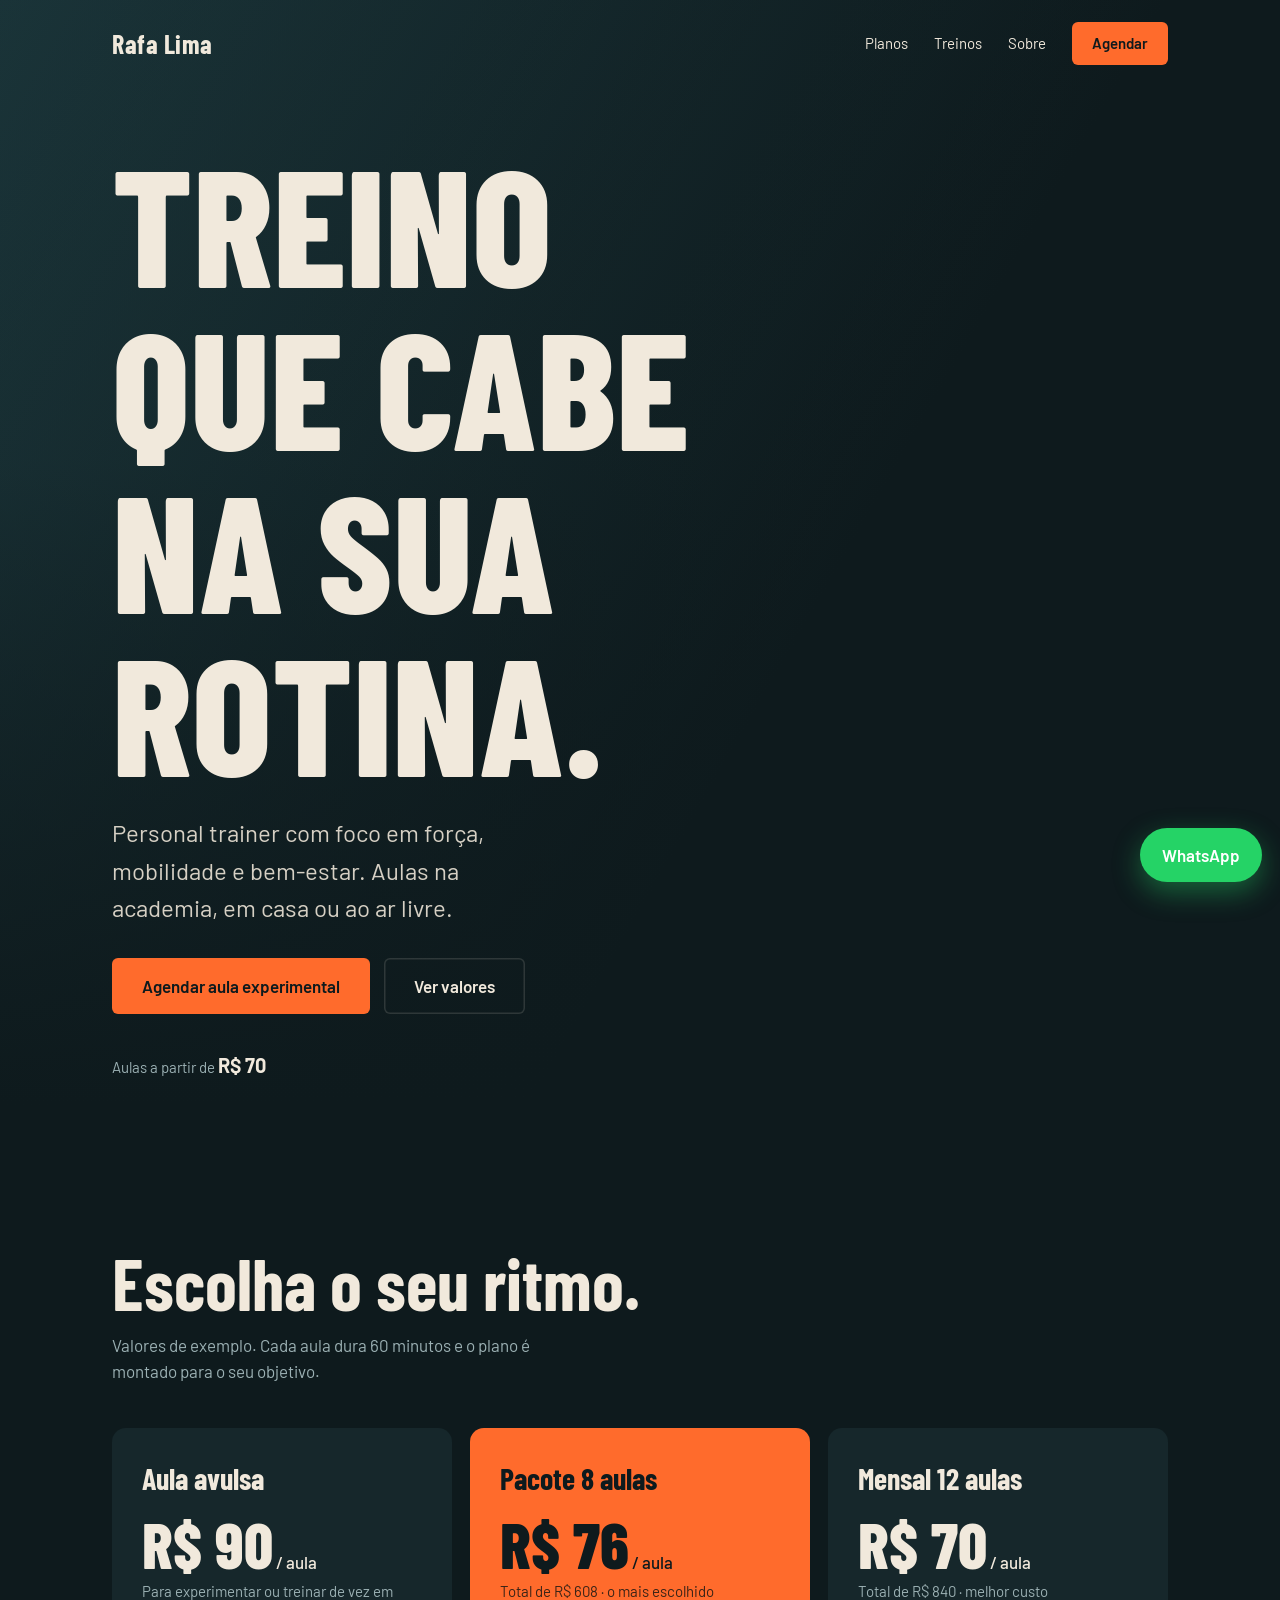
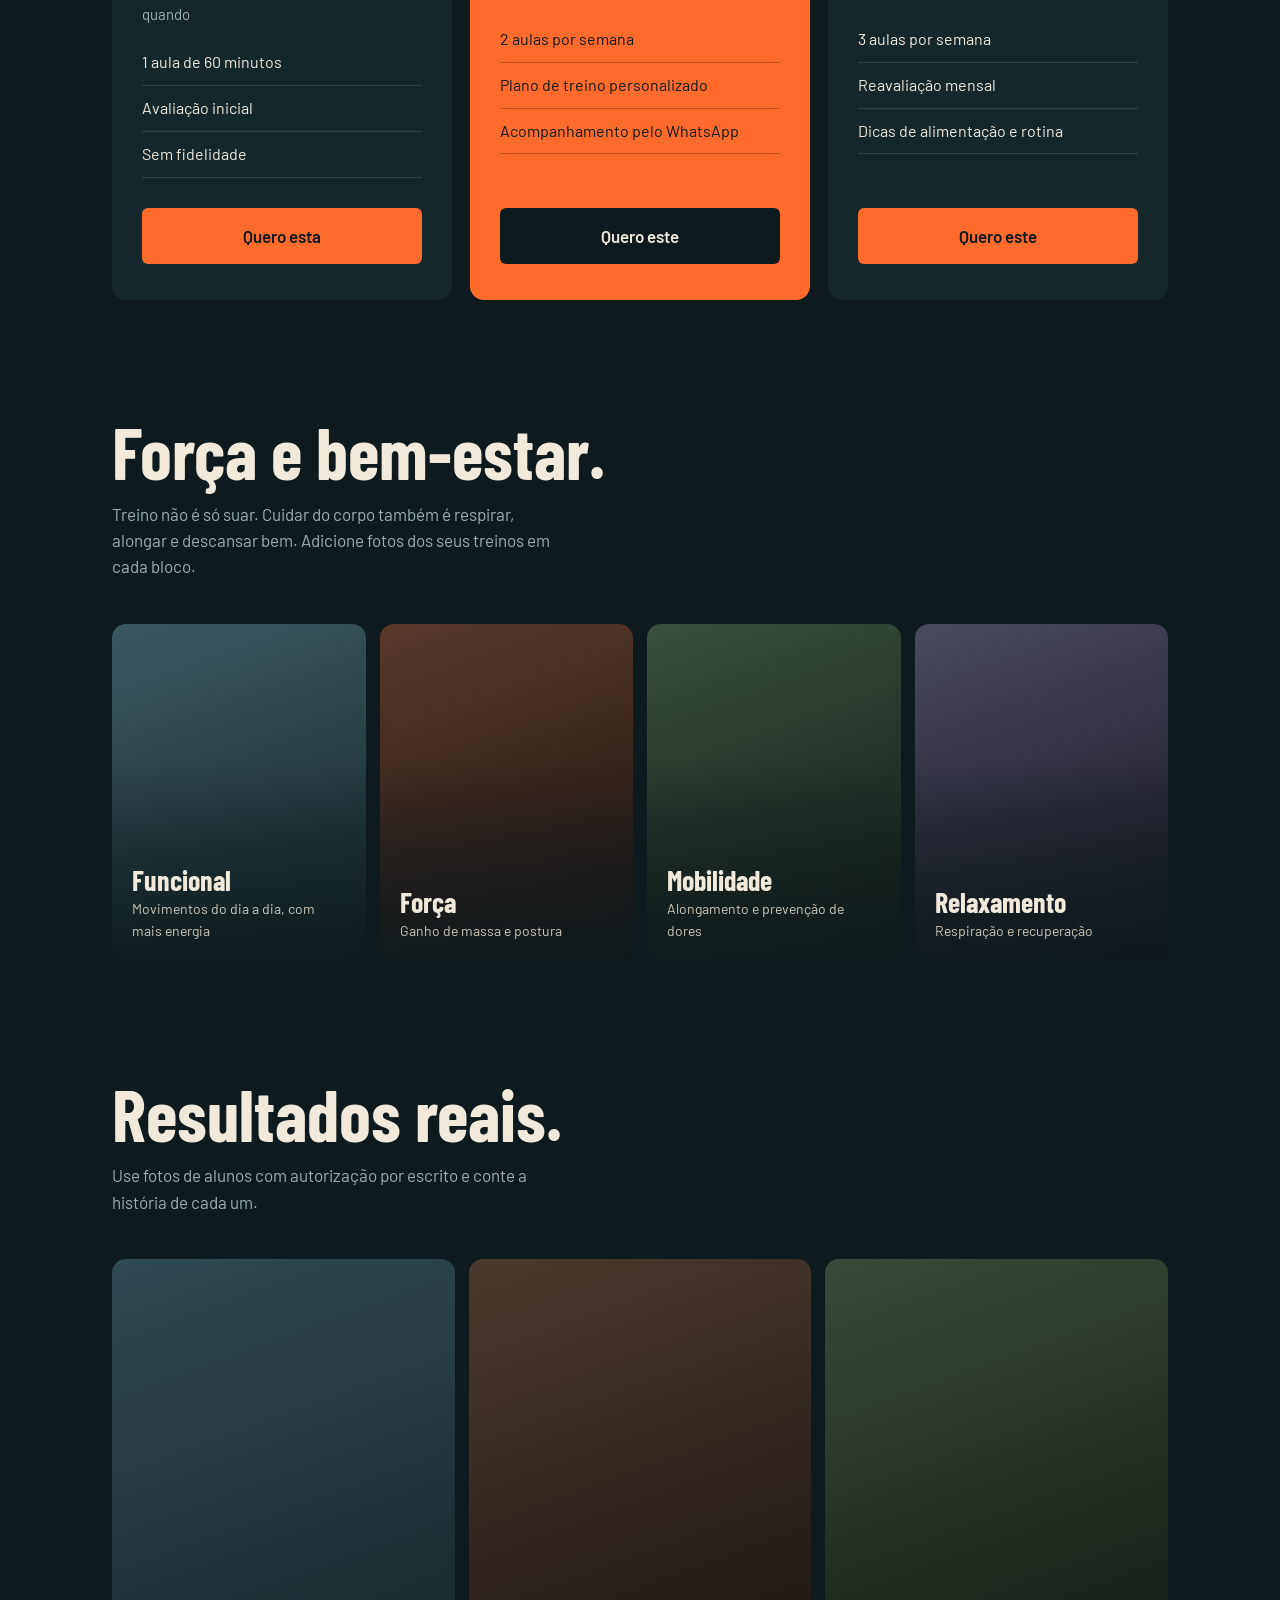
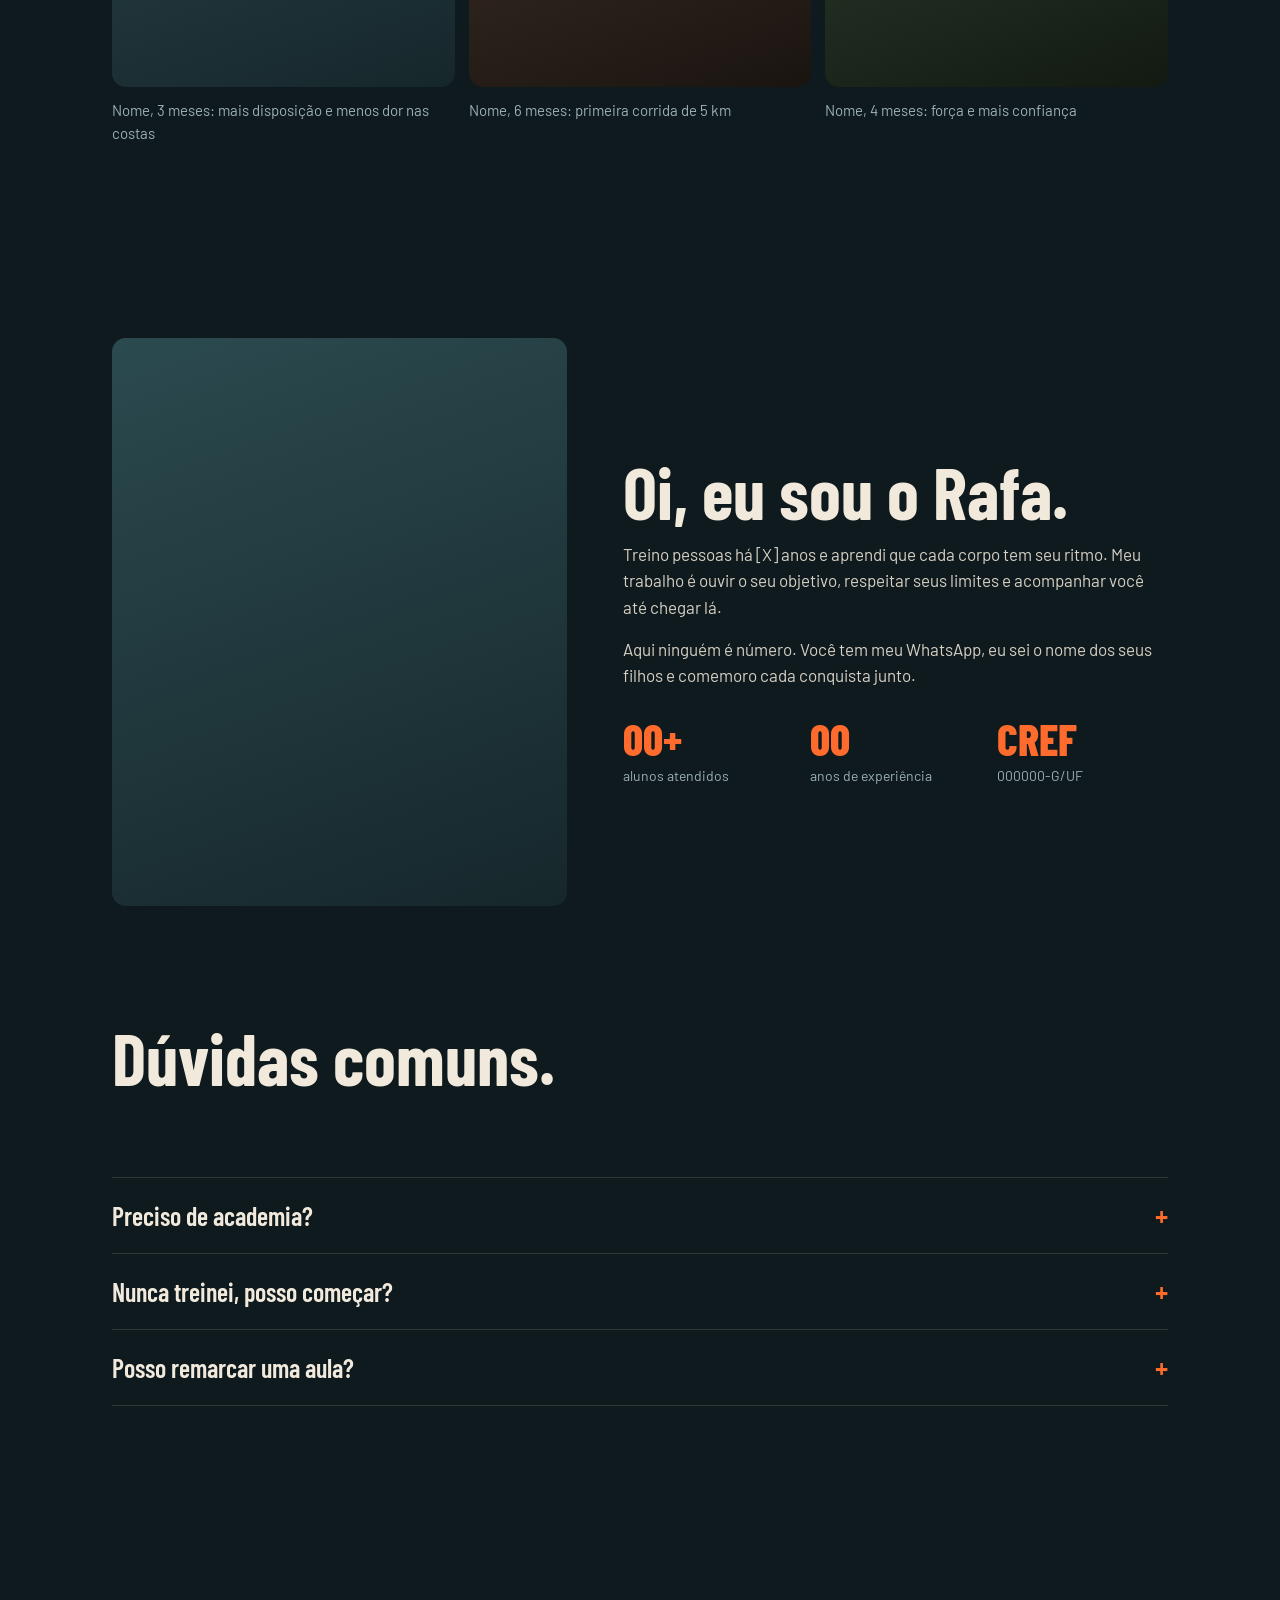
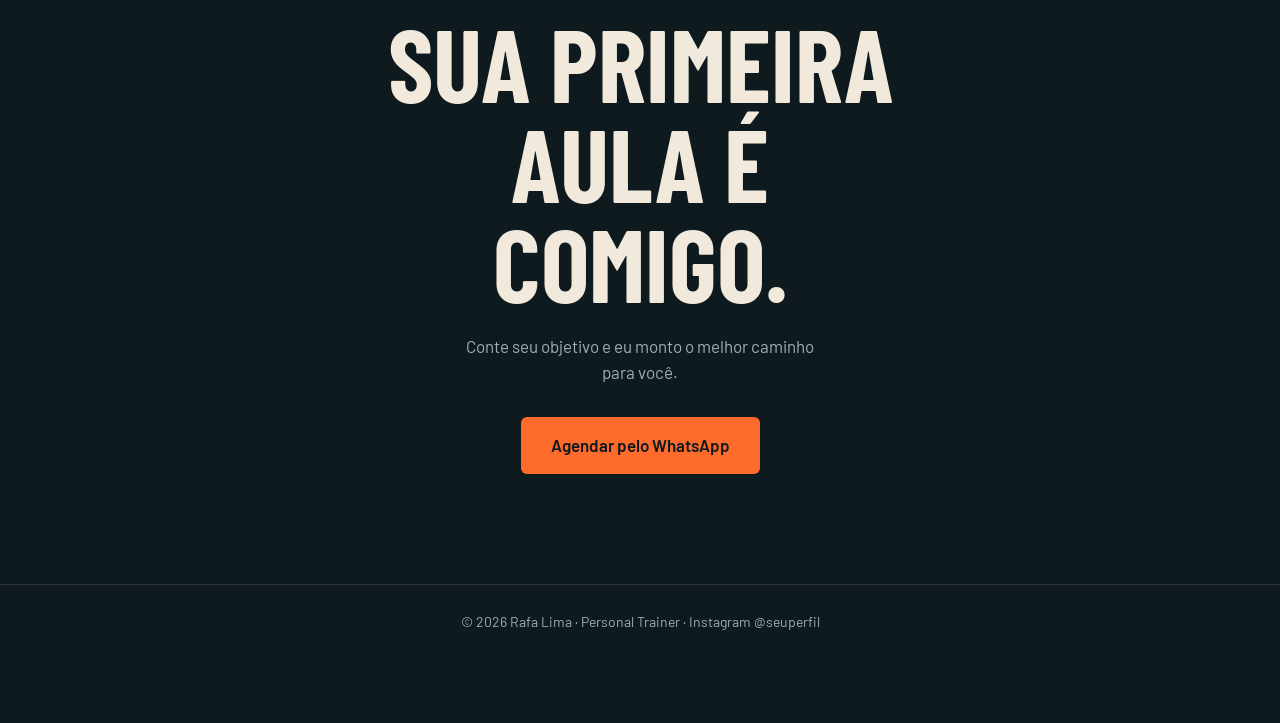
<file: templates/personal/index.html>
<!DOCTYPE html>
<html lang="pt-BR">
<head>
<meta charset="utf-8">
<meta name="viewport" content="width=device-width, initial-scale=1">
<title>Rafa Lima — Personal Trainer</title>
<link href="https://fonts.googleapis.com/css2?family=Barlow+Condensed:wght@600;700;800&family=Barlow:wght@400;500;600&display=swap" rel="stylesheet">
<style>
:root{--bg:#0e1a1d;--card:#16272b;--sand:#f1e9dc;--or:#ff6b2c;--muted:#9bb0b3;--line:rgba(241,233,220,.14)}
*{box-sizing:border-box}
html{scroll-behavior:smooth}
body{margin:0;background:var(--bg);color:var(--sand);font:17px/1.55 "Barlow",system-ui,sans-serif}
h1,h2,h3{font-family:"Barlow Condensed",sans-serif;line-height:.98;margin:0;font-weight:700}
a{color:inherit;text-decoration:none}
.w{max-width:1100px;margin:0 auto;padding:0 22px}
section{padding:96px 0}
h2{font-size:clamp(38px,6vw,72px);margin-bottom:14px}
.lead{color:var(--muted);max-width:44ch;margin:0 0 44px}
.btn{display:inline-block;background:var(--or);color:#0e1a1d;font-weight:600;padding:15px 30px;border-radius:6px;transition:transform .2s,background .2s}
.btn:hover{transform:translateY(-3px);background:#ff8450}
.btn.alt{background:transparent;color:var(--sand);box-shadow:inset 0 0 0 1.5px var(--line)}
.img{background:var(--src,linear-gradient(#0000,#0000)) center/cover,var(--g,var(--card))}
header{position:absolute;top:0;left:0;right:0;z-index:5;padding:22px 0}
header .w{display:flex;justify-content:space-between;align-items:center}
header b{font:700 26px "Barlow Condensed";letter-spacing:.02em}
header nav{display:flex;gap:26px;align-items:center;font-size:15px}
@media(max-width:640px){header nav a:not(.btn){display:none}}
.hero{min-height:100vh;display:flex;align-items:flex-end;padding:140px 0 70px;position:relative;--g:linear-gradient(120deg,#1d3a3f,#0e1a1d 60%)}
.hero::after{content:"";position:absolute;inset:0;background:linear-gradient(0deg,var(--bg) 4%,rgba(14,26,29,.2) 60%)}
.hero .w{position:relative;z-index:2;width:100%}
.hero h1{font-size:clamp(60px,13vw,170px);text-transform:uppercase;font-weight:800;max-width:9ch}
.hero p{font-size:clamp(18px,2.2vw,24px);max-width:32ch;margin:22px 0 32px;color:#d6d0c4}
.hero .row{display:flex;gap:14px;flex-wrap:wrap}
.price-from{margin-top:36px;color:var(--muted);font-size:15px}
.price-from b{color:var(--sand);font-size:20px}
.plans{display:grid;grid-template-columns:repeat(3,1fr);gap:18px}
.plan{background:var(--card);border-radius:14px;padding:36px 30px;display:flex;flex-direction:column}
.plan.top{background:var(--or);color:#0e1a1d}
.plan h3{font-size:30px}
.plan .p{font:800 64px/1 "Barlow Condensed";margin:18px 0 4px}
.plan .p small{font:500 17px "Barlow"}
.plan>span{color:var(--muted);font-size:15px}
.plan.top>span{color:#3b2417}
.plan ul{list-style:none;padding:0;margin:24px 0 30px;display:grid;gap:10px;font-size:16px}
.plan li{padding-bottom:10px;border-bottom:1px solid var(--line)}
.plan.top li{border-color:rgba(14,26,29,.25)}
.plan .btn{margin-top:auto;text-align:center}
.plan.top .btn{background:#0e1a1d;color:var(--sand)}
@media(max-width:860px){.plans{grid-template-columns:1fr}}
.mods{display:grid;grid-template-columns:repeat(4,1fr);gap:14px}
.mod{position:relative;width:100%;aspect-ratio:3/4;border-radius:14px;overflow:hidden;display:flex;align-items:flex-end;padding:20px}
.mod::after{content:"";position:absolute;inset:0;background:linear-gradient(0deg,rgba(14,26,29,.9),transparent 60%)}
.mod div{position:relative;z-index:1}
.mod h3{font-size:28px}
.mod p{margin:4px 0 0;font-size:14px;color:#cfc8ba}
@media(max-width:900px){.mods{grid-template-columns:repeat(2,1fr)}}
.res{display:grid;grid-template-columns:repeat(3,1fr);gap:14px}
.res figure{margin:0}
.res .img{aspect-ratio:4/5;border-radius:14px}
.res figcaption{padding-top:12px;color:var(--muted);font-size:15px}
@media(max-width:700px){.res{grid-template-columns:1fr}}
.about .w{display:grid;grid-template-columns:1fr 1.2fr;gap:56px;align-items:center}
.about .img{width:100%;aspect-ratio:4/5;border-radius:14px;--g:linear-gradient(160deg,#2b4a4f,#16272b)}
.about p{color:#d6d0c4;margin:0 0 16px}
.facts{display:grid;grid-template-columns:repeat(3,1fr);gap:16px;margin-top:28px}
.facts b{display:block;font:800 44px/1 "Barlow Condensed";color:var(--or)}
.facts span{font-size:14px;color:var(--muted)}
@media(max-width:800px){.about .w{grid-template-columns:1fr}}
details{border-top:1px solid var(--line);padding:22px 0}
details:last-of-type{border-bottom:1px solid var(--line)}
summary{font:600 26px "Barlow Condensed";cursor:pointer;list-style:none;display:flex;justify-content:space-between}
summary::after{content:"+";color:var(--or);font-size:30px;line-height:1}
details[open] summary::after{content:"–"}
details p{margin:12px 0 0;color:var(--muted);max-width:60ch}
.cta{text-align:center;padding:110px 0}
.cta h2{font-size:clamp(46px,8vw,110px);text-transform:uppercase;max-width:11ch;margin:0 auto 20px}
.cta p{color:var(--muted);margin:0 auto 32px;max-width:36ch}
footer{border-top:1px solid var(--line);padding:26px 0 90px;color:var(--muted);font-size:14px;text-align:center}
.zap{position:fixed;right:18px;bottom:18px;z-index:9;background:#25d366;color:#fff;font-weight:600;padding:14px 22px;border-radius:99px;box-shadow:0 10px 28px rgba(37,211,102,.4)}
:focus-visible{outline:2px solid var(--or);outline-offset:3px}
@media(prefers-reduced-motion:reduce){*{transition:none!important}html{scroll-behavior:auto}}
</style>
</head>
<body>
<!-- EDITE: troque 5500000000000 pelo número (55 + DDD + número) em TODOS os links wa.me -->
<header><div class="w"><b>Rafa Lima</b><nav><a href="#planos">Planos</a><a href="#treinos">Treinos</a><a href="#sobre">Sobre</a><a class="btn" style="padding:10px 20px" href="https://wa.me/5500000000000?text=Oi!%20Quero%20agendar%20uma%20aula%20experimental" target="_blank" rel="noopener">Agendar</a></nav></div></header>
<main>
<!-- EDITE: foto de fundo do topo: style="--src:url(img/hero.jpg)" na section abaixo -->
<section class="hero img" style="padding-bottom:70px">
  <div class="w">
    <h1>Treino que cabe na sua rotina.</h1>
    <p>Personal trainer com foco em força, mobilidade e bem-estar. Aulas na academia, em casa ou ao ar livre.</p>
    <div class="row"><a class="btn" href="https://wa.me/5500000000000?text=Oi!%20Quero%20agendar%20uma%20aula%20experimental" target="_blank" rel="noopener">Agendar aula experimental</a><a class="btn alt" href="#planos">Ver valores</a></div>
    <div class="price-from">Aulas a partir de <b>R$ 70</b></div>
  </div>
</section>

<section id="planos"><div class="w">
  <h2>Escolha o seu ritmo.</h2>
  <p class="lead">Valores de exemplo. Cada aula dura 60 minutos e o plano é montado para o seu objetivo.</p>
  <div class="plans">
    <div class="plan"><h3>Aula avulsa</h3><div class="p">R$ 90<small> / aula</small></div><span>Para experimentar ou treinar de vez em quando</span><ul><li>1 aula de 60 minutos</li><li>Avaliação inicial</li><li>Sem fidelidade</li></ul><a class="btn" href="https://wa.me/5500000000000?text=Oi!%20Quero%20a%20aula%20avulsa" target="_blank" rel="noopener">Quero esta</a></div>
    <div class="plan top"><h3>Pacote 8 aulas</h3><div class="p">R$ 76<small> / aula</small></div><span>Total de R$ 608 · o mais escolhido</span><ul><li>2 aulas por semana</li><li>Plano de treino personalizado</li><li>Acompanhamento pelo WhatsApp</li></ul><a class="btn" href="https://wa.me/5500000000000?text=Oi!%20Quero%20o%20pacote%20de%208%20aulas" target="_blank" rel="noopener">Quero este</a></div>
    <div class="plan"><h3>Mensal 12 aulas</h3><div class="p">R$ 70<small> / aula</small></div><span>Total de R$ 840 · melhor custo</span><ul><li>3 aulas por semana</li><li>Reavaliação mensal</li><li>Dicas de alimentação e rotina</li></ul><a class="btn" href="https://wa.me/5500000000000?text=Oi!%20Quero%20o%20plano%20mensal" target="_blank" rel="noopener">Quero este</a></div>
  </div>
</div></section>

<section id="treinos" style="padding-top:20px"><div class="w">
  <h2>Força e bem-estar.</h2>
  <p class="lead">Treino não é só suar. Cuidar do corpo também é respirar, alongar e descansar bem. Adicione fotos dos seus treinos em cada bloco.</p>
  <div class="mods">
    <div class="mod img" style="--g:linear-gradient(160deg,#3a5a5f,#16272b)"><div><h3>Funcional</h3><p>Movimentos do dia a dia, com mais energia</p></div></div>
    <div class="mod img" style="--g:linear-gradient(160deg,#5a3a2b,#1a1210)"><div><h3>Força</h3><p>Ganho de massa e postura</p></div></div>
    <div class="mod img" style="--g:linear-gradient(160deg,#3a4f3f,#121a14)"><div><h3>Mobilidade</h3><p>Alongamento e prevenção de dores</p></div></div>
    <div class="mod img" style="--g:linear-gradient(160deg,#4a4a5f,#14141c)"><div><h3>Relaxamento</h3><p>Respiração e recuperação</p></div></div>
  </div>
</div></section>

<section style="padding-top:20px"><div class="w">
  <h2>Resultados reais.</h2>
  <p class="lead">Use fotos de alunos com autorização por escrito e conte a história de cada um.</p>
  <div class="res">
    <figure><div class="img" style="--g:linear-gradient(160deg,#2f4a50,#16272b)"></div><figcaption>Nome, 3 meses: mais disposição e menos dor nas costas</figcaption></figure>
    <figure><div class="img" style="--g:linear-gradient(160deg,#4a3a2f,#1a1410)"></div><figcaption>Nome, 6 meses: primeira corrida de 5 km</figcaption></figure>
    <figure><div class="img" style="--g:linear-gradient(160deg,#3a4a3a,#121a12)"></div><figcaption>Nome, 4 meses: força e mais confiança</figcaption></figure>
  </div>
</div></section>

<section id="sobre" class="about"><div class="w">
  <!-- EDITE: sua foto: style="--src:url(img/eu.jpg)" -->
  <div class="img"></div>
  <div>
    <h2>Oi, eu sou o Rafa.</h2>
    <p>Treino pessoas há [X] anos e aprendi que cada corpo tem seu ritmo. Meu trabalho é ouvir o seu objetivo, respeitar seus limites e acompanhar você até chegar lá.</p>
    <p>Aqui ninguém é número. Você tem meu WhatsApp, eu sei o nome dos seus filhos e comemoro cada conquista junto.</p>
    <div class="facts"><div><b>00+</b><span>alunos atendidos</span></div><div><b>00</b><span>anos de experiência</span></div><div><b>CREF</b><span>000000-G/UF</span></div></div>
  </div>
</div></section>

<section style="padding-top:20px"><div class="w">
  <h2>Dúvidas comuns.</h2>
  <p class="lead">&nbsp;</p>
  <details><summary>Preciso de academia?</summary><p>Não. Treino em academia, no seu condomínio, em casa ou em uma praça, com o equipamento que houver.</p></details>
  <details><summary>Nunca treinei, posso começar?</summary><p>Pode. A primeira aula serve para entender seu histórico, seus objetivos e montar o plano no seu nível.</p></details>
  <details><summary>Posso remarcar uma aula?</summary><p>Pode, com aviso de 12 horas de antecedência, sem custo.</p></details>
</div></section>

<section class="cta"><div class="w">
  <h2>Sua primeira aula é comigo.</h2>
  <p>Conte seu objetivo e eu monto o melhor caminho para você.</p>
  <a class="btn" href="https://wa.me/5500000000000?text=Oi!%20Quero%20agendar%20uma%20aula%20experimental" target="_blank" rel="noopener">Agendar pelo WhatsApp</a>
</div></section>
</main>
<footer>© 2026 Rafa Lima · Personal Trainer · Instagram @seuperfil</footer>
<a class="zap" href="https://wa.me/5500000000000?text=Oi!%20Quero%20agendar%20uma%20aula%20experimental" target="_blank" rel="noopener">WhatsApp</a>
</body>
</html>
</file>
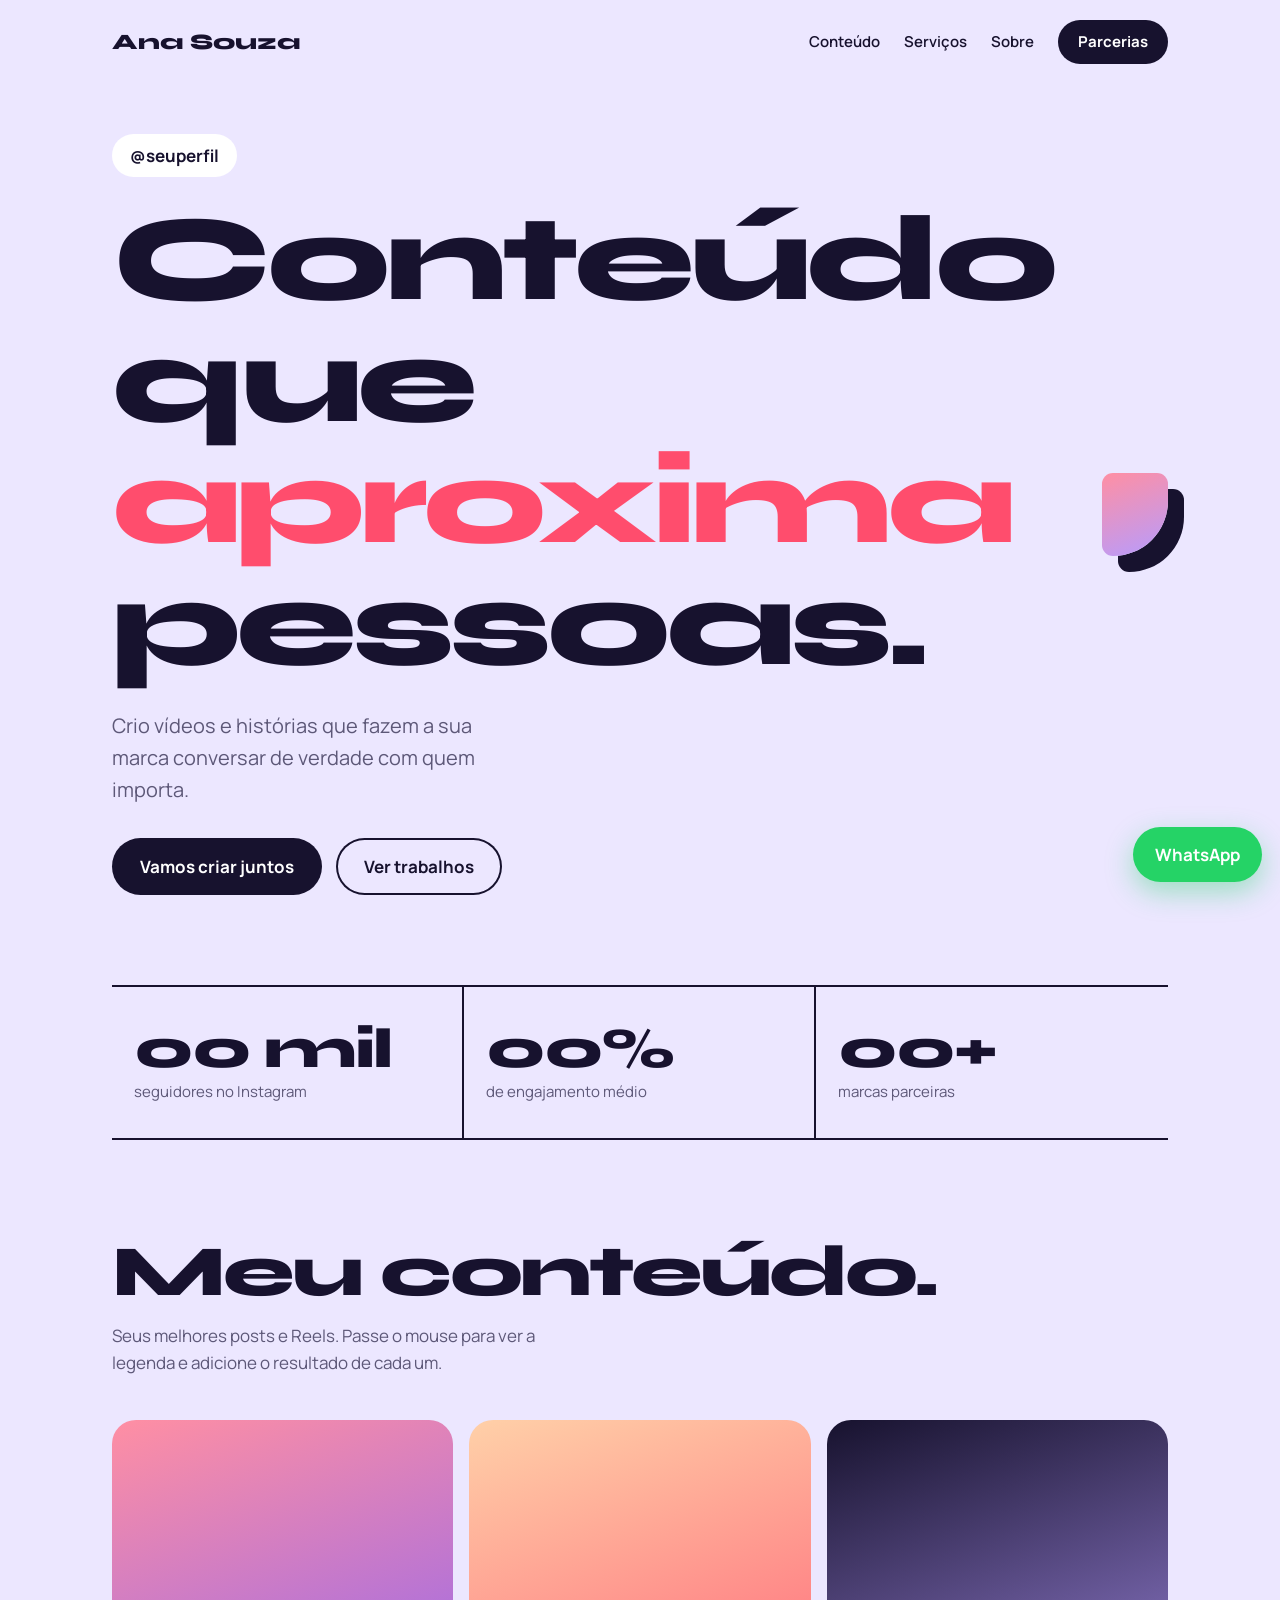
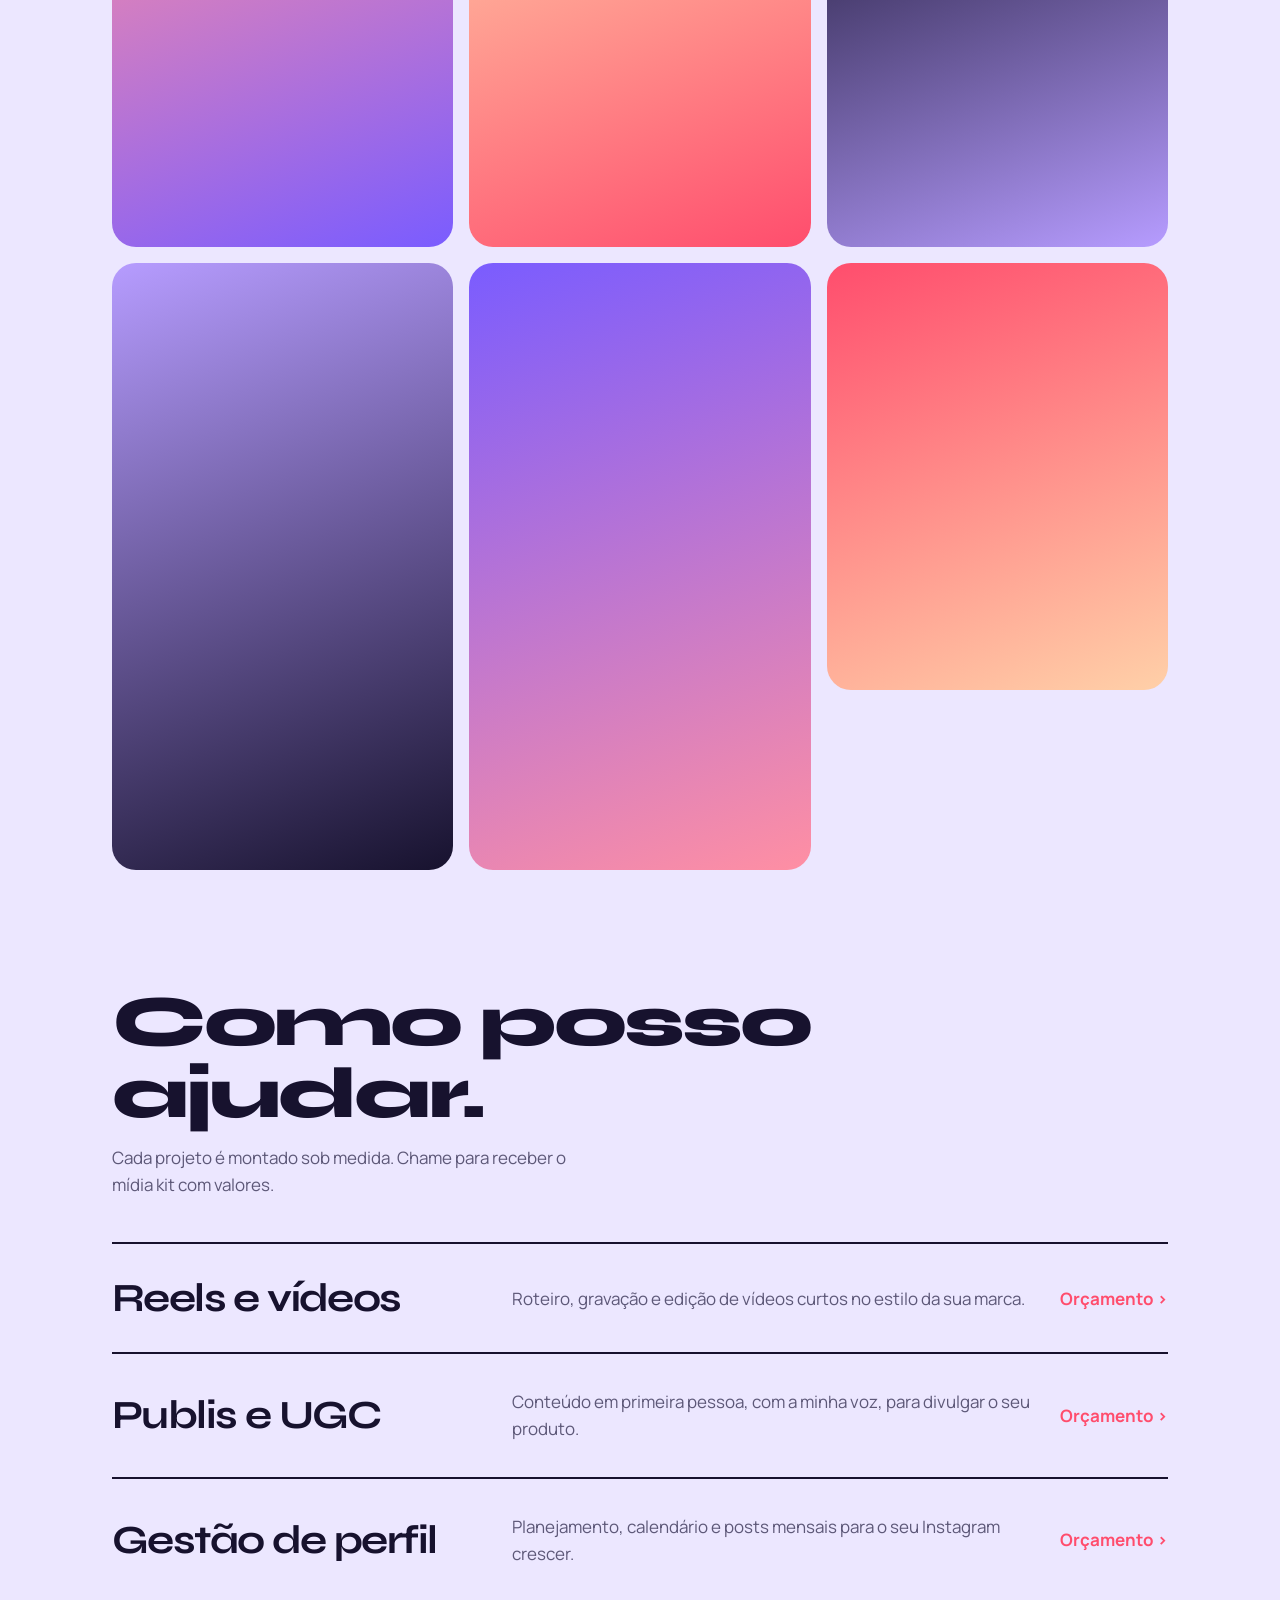
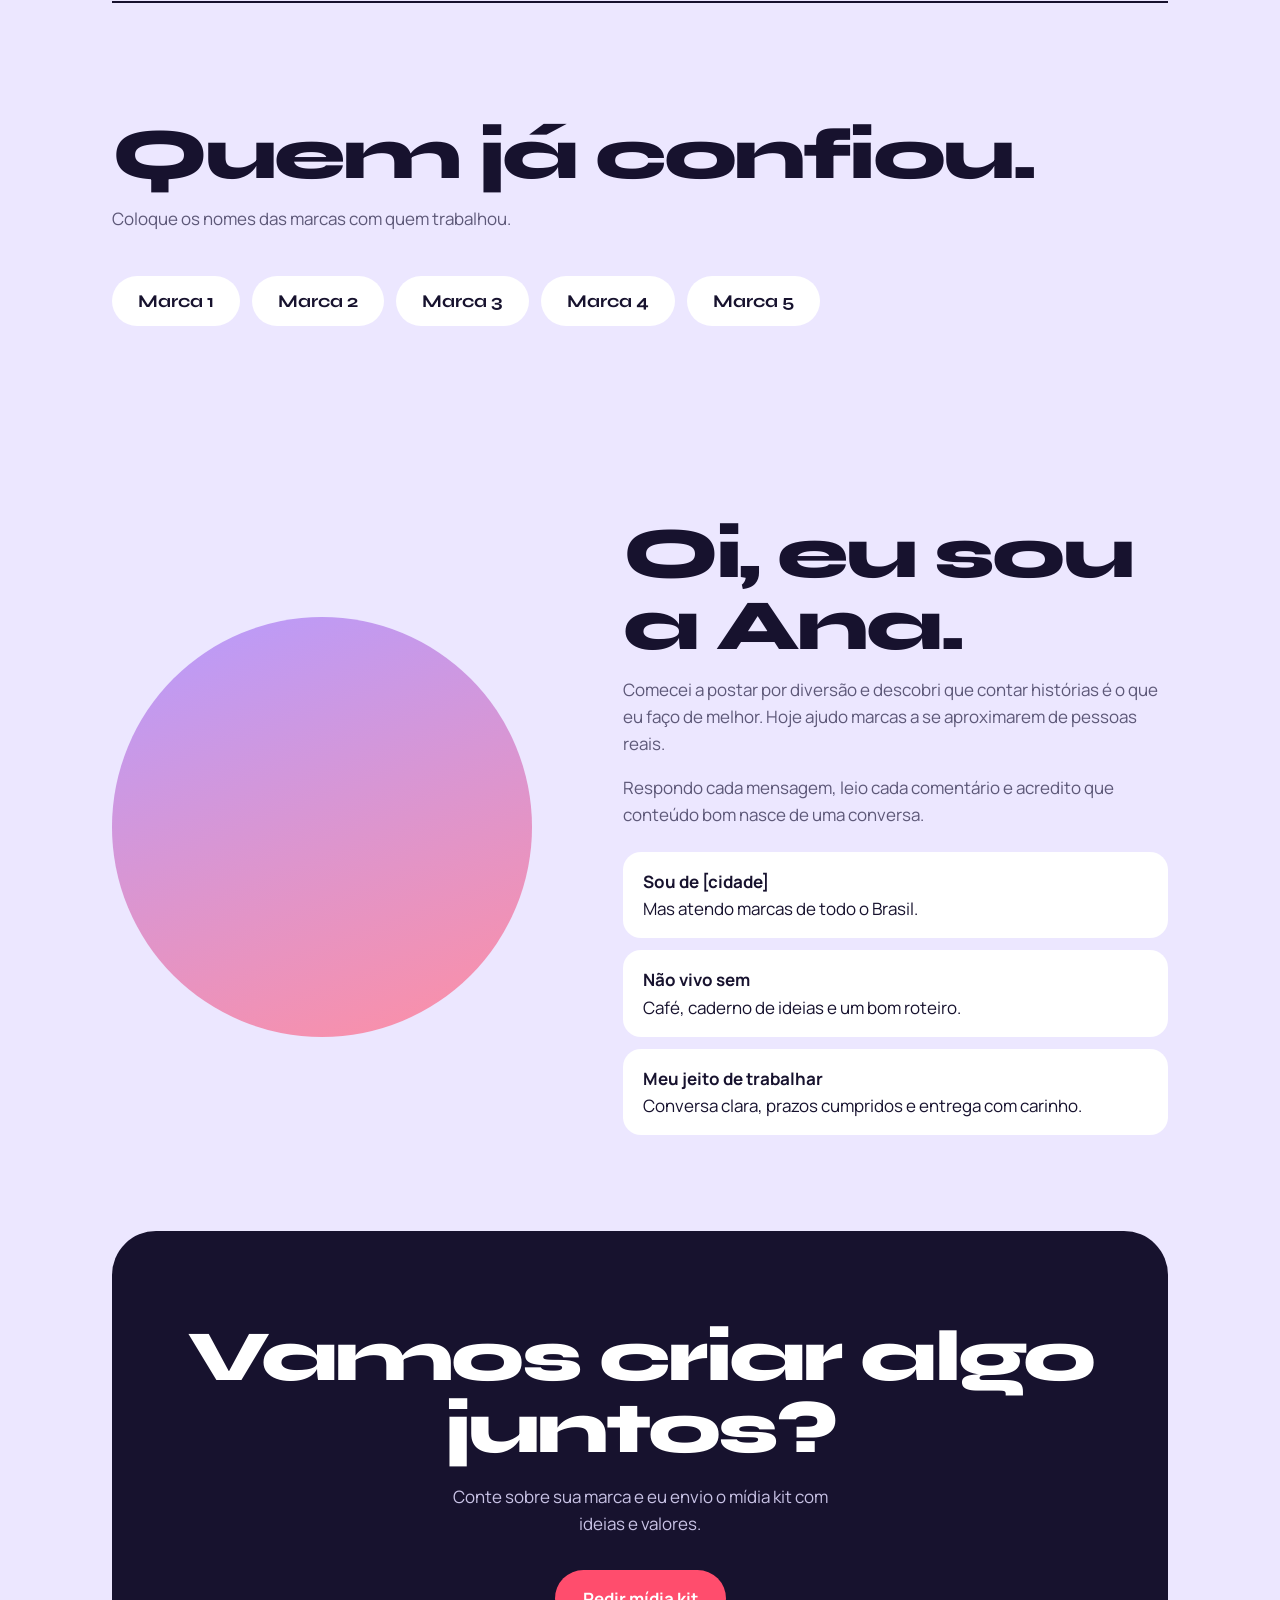
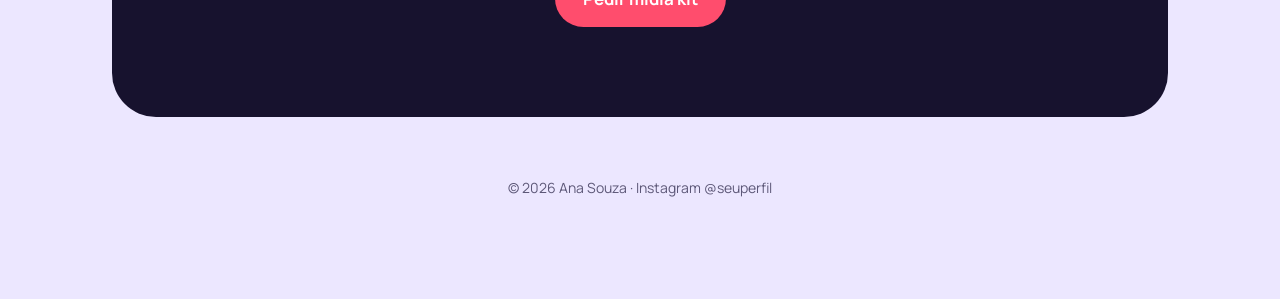
<file: templates/social/index.html>
<!DOCTYPE html>
<html lang="pt-BR">
<head>
<meta charset="utf-8">
<meta name="viewport" content="width=device-width, initial-scale=1">
<title>Ana Souza — Criadora de conteúdo</title>
<link href="https://fonts.googleapis.com/css2?family=Syne:wght@600;700;800&family=Manrope:wght@400;500;600;700&display=swap" rel="stylesheet">
<style>
:root{--bg:#ece7ff;--ink:#17122e;--hot:#ff4d6d;--white:#fff;--muted:#5d5878;--line:rgba(23,18,46,.14)}
*{box-sizing:border-box}
html{scroll-behavior:smooth}
body{margin:0;background:var(--bg);color:var(--ink);font:17px/1.6 "Manrope",system-ui,sans-serif}
h1,h2,h3{font-family:"Syne",sans-serif;line-height:1;margin:0;letter-spacing:-.04em}
a{color:inherit;text-decoration:none}
.w{max-width:1100px;margin:0 auto;padding:0 22px}
section{padding:96px 0}
h2{font-size:clamp(36px,6vw,72px);font-weight:800;margin-bottom:14px}
.lead{color:var(--muted);max-width:46ch;margin:0 0 44px}
.btn{display:inline-block;background:var(--ink);color:#fff;font-weight:700;padding:15px 28px;border-radius:99px;transition:transform .2s,background .2s}
.btn:hover{background:var(--hot);transform:translateY(-3px)}
.btn.alt{background:transparent;color:var(--ink);box-shadow:inset 0 0 0 2px var(--ink)}
.btn.alt:hover{background:var(--ink);color:#fff}
.img{background:var(--src,linear-gradient(#0000,#0000)) center/cover,var(--g,var(--white))}
header{padding:20px 0}
header .w{display:flex;justify-content:space-between;align-items:center}
header b{font:800 22px "Syne"}
header nav{display:flex;gap:24px;align-items:center;font-weight:600;font-size:15px}
@media(max-width:640px){header nav a:not(.btn){display:none}}
.hero{padding:50px 0 90px}
.hero .w{display:grid;grid-template-columns:1.25fr 1fr;gap:48px;align-items:center}
.handle{display:inline-block;background:var(--white);padding:8px 18px;border-radius:99px;font-weight:700;margin-bottom:22px}
.hero h1{font-size:clamp(52px,9.5vw,128px);font-weight:800}
.hero h1 span{color:var(--hot)}
.hero p{font-size:20px;color:var(--muted);max-width:32ch;margin:24px 0 32px}
.hero .row{display:flex;gap:14px;flex-wrap:wrap}
.portrait{width:100%;aspect-ratio:4/5;border-radius:40px 40px 200px 40px;--g:linear-gradient(160deg,#ff8fa3,#b69cff);box-shadow:16px 16px 0 var(--ink)}
@media(max-width:820px){.hero .w{grid-template-columns:1fr}.portrait{max-width:340px;box-shadow:10px 10px 0 var(--ink)}}
.stats{display:grid;grid-template-columns:repeat(3,1fr);border-block:2px solid var(--ink)}
.stats div{padding:34px 22px;border-right:2px solid var(--ink)}
.stats div:last-child{border:0}
.stats b{display:block;white-space:nowrap;font:800 clamp(30px,5vw,56px)/1 "Syne";letter-spacing:-.04em}
.stats span{color:var(--muted);font-size:15px}
@media(max-width:640px){.stats{grid-template-columns:1fr}.stats div{border-right:0;border-bottom:2px solid var(--ink)}}
.feed{columns:3;column-gap:16px}
.post{break-inside:avoid;margin:0 0 16px;border-radius:24px;overflow:hidden;position:relative;aspect-ratio:4/5}
.post.tall{aspect-ratio:9/16}
.post figcaption{position:absolute;left:0;right:0;bottom:0;padding:50px 18px 16px;background:linear-gradient(0deg,rgba(23,18,46,.85),transparent);color:#fff;font-weight:600;font-size:15px;transform:translateY(8px);opacity:0;transition:.3s}
.post:hover figcaption,.post:focus-within figcaption{opacity:1;transform:none}
@media(max-width:860px){.feed{columns:2}}
@media(max-width:520px){.feed{columns:1}}
.services{border-top:2px solid var(--ink)}
.srv{display:grid;grid-template-columns:1fr 1.4fr auto;gap:28px;align-items:center;padding:34px 0;border-bottom:2px solid var(--ink)}
.srv h3{font-size:clamp(26px,3.4vw,40px);font-weight:700}
.srv p{margin:0;color:var(--muted)}
.srv a{font-weight:700;color:var(--hot)}
@media(max-width:760px){.srv{grid-template-columns:1fr;gap:10px}}
.brands{display:flex;gap:12px;flex-wrap:wrap}
.brands span{background:var(--white);padding:14px 26px;border-radius:99px;font:700 18px "Syne"}
.about .w{display:grid;grid-template-columns:1fr 1.2fr;gap:56px;align-items:center}
.about .img{width:100%;aspect-ratio:1;border-radius:50%;--g:linear-gradient(160deg,#b69cff,#ff8fa3);max-width:420px}
.about p{margin:0 0 16px;color:var(--muted)}
.about ul{list-style:none;padding:0;margin:24px 0 0;display:grid;gap:12px}
.about li{background:var(--white);border-radius:18px;padding:16px 20px}
.about li b{display:block}
@media(max-width:800px){.about .w{grid-template-columns:1fr}}
.cta{background:var(--ink);color:#fff;border-radius:44px;padding:90px 24px;text-align:center;margin-bottom:60px}
.cta h2{max-width:12ch;margin:0 auto 18px}
.cta p{color:#c9c3e6;margin:0 auto 32px;max-width:38ch}
.cta .btn{background:var(--hot)}
.cta .btn:hover{background:#fff;color:var(--ink)}
footer{text-align:center;color:var(--muted);font-size:14px;padding-bottom:100px}
.zap{position:fixed;right:18px;bottom:18px;z-index:9;background:#25d366;color:#fff;font-weight:700;padding:14px 22px;border-radius:99px;box-shadow:0 10px 28px rgba(37,211,102,.4)}
:focus-visible{outline:3px solid var(--hot);outline-offset:3px}
@media(prefers-reduced-motion:reduce){*{transition:none!important}html{scroll-behavior:auto}}
</style>
</head>
<body>
<!-- EDITE: troque 5500000000000 pelo número (55 + DDD + número) em TODOS os links wa.me -->
<header><div class="w"><b>Ana Souza</b><nav><a href="#conteudo">Conteúdo</a><a href="#servicos">Serviços</a><a href="#sobre">Sobre</a><a class="btn" style="padding:10px 20px" href="https://wa.me/5500000000000?text=Oi%20Ana!%20Quero%20falar%20sobre%20uma%20parceria" target="_blank" rel="noopener">Parcerias</a></nav></div></header>
<main>
<section class="hero"><div class="w">
  <div>
    <a class="handle" href="https://instagram.com/seuperfil" target="_blank" rel="noopener">@seuperfil</a>
    <h1>Conteúdo que <span>aproxima</span> pessoas.</h1>
    <p>Crio vídeos e histórias que fazem a sua marca conversar de verdade com quem importa.</p>
    <div class="row"><a class="btn" href="https://wa.me/5500000000000?text=Oi%20Ana!%20Quero%20falar%20sobre%20uma%20parceria" target="_blank" rel="noopener">Vamos criar juntos</a><a class="btn alt" href="#conteudo">Ver trabalhos</a></div>
  </div>
  <!-- EDITE: sua foto: style="--src:url(img/eu.jpg)" -->
  <div class="portrait img"></div>
</div></section>

<div class="w"><div class="stats">
  <div><b>00 mil</b><span>seguidores no Instagram</span></div>
  <div><b>00%</b><span>de engajamento médio</span></div>
  <div><b>00+</b><span>marcas parceiras</span></div>
</div></div>

<section id="conteudo"><div class="w">
  <h2>Meu conteúdo.</h2>
  <p class="lead">Seus melhores posts e Reels. Passe o mouse para ver a legenda e adicione o resultado de cada um.</p>
  <div class="feed">
    <figure class="post img" style="--g:linear-gradient(160deg,#ff8fa3,#7a5cff)"><figcaption>Reels · 00 mil visualizações</figcaption></figure>
    <figure class="post tall img" style="--g:linear-gradient(160deg,#b69cff,#17122e)"><figcaption>Reels · bastidores de campanha</figcaption></figure>
    <figure class="post img" style="--g:linear-gradient(160deg,#ffd0a8,#ff4d6d)"><figcaption>Carrossel · 00 salvamentos</figcaption></figure>
    <figure class="post tall img" style="--g:linear-gradient(160deg,#7a5cff,#ff8fa3)"><figcaption>Reels · publi com marca parceira</figcaption></figure>
    <figure class="post img" style="--g:linear-gradient(160deg,#17122e,#b69cff)"><figcaption>Stories · enquete com 00% de resposta</figcaption></figure>
    <figure class="post img" style="--g:linear-gradient(160deg,#ff4d6d,#ffd0a8)"><figcaption>Post · lançamento de produto</figcaption></figure>
  </div>
</div></section>

<section id="servicos" style="padding-top:20px"><div class="w">
  <h2>Como posso ajudar.</h2>
  <p class="lead">Cada projeto é montado sob medida. Chame para receber o mídia kit com valores.</p>
  <div class="services">
    <div class="srv"><h3>Reels e vídeos</h3><p>Roteiro, gravação e edição de vídeos curtos no estilo da sua marca.</p><a href="https://wa.me/5500000000000?text=Oi%20Ana!%20Quero%20saber%20sobre%20Reels" target="_blank" rel="noopener">Orçamento ›</a></div>
    <div class="srv"><h3>Publis e UGC</h3><p>Conteúdo em primeira pessoa, com a minha voz, para divulgar o seu produto.</p><a href="https://wa.me/5500000000000?text=Oi%20Ana!%20Quero%20saber%20sobre%20publis" target="_blank" rel="noopener">Orçamento ›</a></div>
    <div class="srv"><h3>Gestão de perfil</h3><p>Planejamento, calendário e posts mensais para o seu Instagram crescer.</p><a href="https://wa.me/5500000000000?text=Oi%20Ana!%20Quero%20saber%20sobre%20gest%C3%A3o%20de%20perfil" target="_blank" rel="noopener">Orçamento ›</a></div>
  </div>
</div></section>

<section style="padding-top:20px"><div class="w">
  <h2>Quem já confiou.</h2>
  <p class="lead">Coloque os nomes das marcas com quem trabalhou.</p>
  <div class="brands"><span>Marca 1</span><span>Marca 2</span><span>Marca 3</span><span>Marca 4</span><span>Marca 5</span></div>
</div></section>

<section id="sobre" class="about"><div class="w">
  <!-- EDITE: foto redonda: style="--src:url(img/eu2.jpg)" -->
  <div class="img"></div>
  <div>
    <h2>Oi, eu sou a Ana.</h2>
    <p>Comecei a postar por diversão e descobri que contar histórias é o que eu faço de melhor. Hoje ajudo marcas a se aproximarem de pessoas reais.</p>
    <p>Respondo cada mensagem, leio cada comentário e acredito que conteúdo bom nasce de uma conversa.</p>
    <ul>
      <li><b>Sou de [cidade]</b>Mas atendo marcas de todo o Brasil.</li>
      <li><b>Não vivo sem</b>Café, caderno de ideias e um bom roteiro.</li>
      <li><b>Meu jeito de trabalhar</b>Conversa clara, prazos cumpridos e entrega com carinho.</li>
    </ul>
  </div>
</div></section>

<div class="w"><div class="cta">
  <h2>Vamos criar algo juntos?</h2>
  <p>Conte sobre sua marca e eu envio o mídia kit com ideias e valores.</p>
  <a class="btn" href="https://wa.me/5500000000000?text=Oi%20Ana!%20Quero%20o%20m%C3%ADdia%20kit" target="_blank" rel="noopener">Pedir mídia kit</a>
</div></div>
</main>
<footer>© 2026 Ana Souza · Instagram @seuperfil</footer>
<a class="zap" href="https://wa.me/5500000000000?text=Oi%20Ana!%20Quero%20falar%20sobre%20uma%20parceria" target="_blank" rel="noopener">WhatsApp</a>
</body>
</html>
</file>
<file: assets/css/style.css>
:root{
  --bg:#000;--surface:#1d1d1f;--surface2:#2a2a2d;--text:#f5f5f7;--muted:#86868b;--accent:#d4b483;--line:rgba(255,255,255,.12);
  --font:"Inter",-apple-system,BlinkMacSystemFont,"SF Pro Display","Helvetica Neue",Arial,sans-serif;
  box-sizing:border-box;padding-top:env(safe-area-inset-top,0px);padding-bottom:env(safe-area-inset-bottom,0px);
}
@media (prefers-color-scheme:light){
  :root:not([data-theme="dark"]){--bg:#000;}
}
*,*::before,*::after{box-sizing:inherit}
html{scroll-behavior:smooth;scroll-padding-top:calc(64px + env(safe-area-inset-top,0px));background:var(--bg)}
body{margin:0;background:var(--bg);color:var(--text);font-family:var(--font);font-size:17px;line-height:1.5;-webkit-font-smoothing:antialiased;overflow-x:hidden}
a{color:inherit;text-decoration:none}
:focus-visible{outline:2px solid var(--accent);outline-offset:3px;border-radius:6px}
.wrap{max-width:1100px;margin:0 auto;padding:0 24px}

nav{position:fixed;top:0;left:0;right:0;z-index:20;padding-top:env(safe-area-inset-top,0px);background:rgba(0,0,0,.72);backdrop-filter:saturate(180%) blur(20px);-webkit-backdrop-filter:saturate(180%) blur(20px);border-bottom:1px solid var(--line)}
nav .wrap{display:flex;align-items:center;justify-content:space-between;height:56px}
nav b{font-weight:600;letter-spacing:-.01em}
nav ul{display:flex;gap:28px;list-style:none;margin:0;padding:0;font-size:13px;color:#d2d2d7}
nav ul a:hover{color:#fff}
.pill{display:inline-block;background:var(--text);color:#000;font-weight:500;font-size:14px;padding:10px 22px;border-radius:980px;transition:transform .2s,background .2s}
.pill:hover{background:#fff;transform:scale(1.03)}
.pill.sm{font-size:12px;padding:7px 14px}
.ghost{color:var(--accent);font-size:17px}
.ghost:hover{text-decoration:underline}
@media(max-width:720px){nav ul{display:none}}

.hero{padding-top:calc(150px + env(safe-area-inset-top,0px));text-align:center;position:relative;overflow:hidden}
.hero::before{content:"";position:absolute;left:50%;top:38%;width:900px;height:900px;transform:translate(-50%,-50%);background:radial-gradient(closest-side,rgba(212,180,131,.22),transparent);pointer-events:none}
.hero h1{font-size:clamp(44px,8.4vw,104px);line-height:1.02;letter-spacing:-.045em;font-weight:700;margin:0 auto;max-width:12ch;opacity:0;animation:rise 1.1s .1s cubic-bezier(.2,.7,.2,1) forwards}
.hero p{font-size:clamp(19px,2.4vw,26px);color:var(--muted);font-weight:400;max-width:34ch;margin:28px auto 0;letter-spacing:-.01em;opacity:0;animation:rise 1.1s .35s cubic-bezier(.2,.7,.2,1) forwards}
.hero .cta{margin-top:36px;display:flex;gap:28px;justify-content:center;align-items:center;flex-wrap:wrap;opacity:0;animation:rise 1.1s .55s cubic-bezier(.2,.7,.2,1) forwards}
@keyframes rise{from{opacity:0;transform:translateY(28px)}to{opacity:1;transform:none}}

.stage{margin-top:72px;perspective:1600px;height:clamp(420px,60vw,640px);display:flex;justify-content:center}
.phone{width:min(300px,70vw);aspect-ratio:9/19;border-radius:44px;background:#0b0b0c;border:1px solid #3a3a3d;box-shadow:0 0 0 8px #151517,0 60px 120px rgba(212,180,131,.18);padding:14px;transform:rotateX(18deg) translateY(var(--ty,0px)) scale(var(--sc,.92));transform-origin:center top;will-change:transform}
.screen{height:100%;border-radius:32px;background:linear-gradient(180deg,#1c1a17,#0a0a0a);padding:34px 18px 18px;display:flex;flex-direction:column;gap:10px;text-align:left;overflow:hidden}
.avatar{width:54px;height:54px;border-radius:50%;background:conic-gradient(from 200deg,var(--accent),#7a5c33,var(--accent))}
.screen h4{margin:6px 0 0;font-size:17px;letter-spacing:-.02em}
.screen small{color:var(--muted);font-size:12px;line-height:1.3}
.bar{height:34px;border-radius:12px;background:rgba(255,255,255,.07);display:flex;align-items:center;padding:0 12px;font-size:12px;color:#d2d2d7}
.bar.hl{background:var(--accent);color:#000;font-weight:600}
.grid3{display:grid;grid-template-columns:repeat(3,1fr);gap:6px;margin-top:auto}
.grid3 i{aspect-ratio:1;border-radius:8px;background:linear-gradient(135deg,#2c2924,#15130f)}
.grid3 i:nth-child(2n){background:linear-gradient(135deg,#4a3b24,#1a150d)}

section{padding:140px 0}
.statement{padding:160px 0}
.statement p{font-size:clamp(30px,5.2vw,64px);line-height:1.12;letter-spacing:-.035em;font-weight:700;margin:0;max-width:18em}
.statement .w{color:#3a3a3d;transition:color .35s}
.statement .w.on{color:var(--text)}

h2{font-size:clamp(34px,5.6vw,68px);line-height:1.04;letter-spacing:-.04em;font-weight:700;margin:0 0 20px}
.lead{color:var(--muted);font-size:clamp(18px,2vw,23px);max-width:36ch;margin:0}

.proj{margin-top:64px;border-radius:32px;background:var(--surface);overflow:hidden;display:grid;grid-template-columns:1fr 1.15fr;align-items:center;min-height:460px}
.proj:nth-of-type(even){grid-template-columns:1.15fr 1fr}
.proj:nth-of-type(even) .info{order:2}
.info{padding:56px}
.info h3{font-size:clamp(28px,3.4vw,44px);letter-spacing:-.035em;margin:0 0 10px;line-height:1.08}
.info p{color:var(--muted);margin:0 0 24px;max-width:32ch}
.info .tag{display:inline-block;font-size:13px;color:var(--accent);border:1px solid rgba(212,180,131,.4);padding:3px 12px;border-radius:980px;margin-bottom:18px}
.view{padding:40px;display:flex;justify-content:center;background:var(--c1);height:100%;align-items:center}
.browser{width:100%;max-width:520px;border-radius:14px;background:var(--c2);box-shadow:0 30px 70px rgba(0,0,0,.45);overflow:hidden;transition:transform .6s cubic-bezier(.2,.7,.2,1)}
.proj:hover .browser{transform:translateY(-8px) scale(1.02)}
.browser .top{height:26px;background:rgba(0,0,0,.25);display:flex;gap:6px;align-items:center;padding:0 12px}
.browser .top i{width:8px;height:8px;border-radius:50%;background:rgba(255,255,255,.35)}
.browser .body{padding:26px;color:var(--ink);min-height:250px;display:flex;flex-direction:column;justify-content:flex-end;gap:10px}
.browser .big{font-size:34px;font-weight:700;letter-spacing:-.04em;line-height:1}
.browser .sub{font-size:12px;opacity:.7}
.browser .row{display:flex;gap:8px;margin-top:8px}
.browser .row i{flex:1;aspect-ratio:1.3;border-radius:8px;background:var(--c3)}
.p1{--c1:#e9dfd3;--c2:#f6efe6;--c3:#d8c6b0;--ink:#2a1f14}
.p2{--c1:#1f3a2c;--c2:#12261c;--c3:#2f5a43;--ink:#f1ead8}
.p3{--c1:#26233a;--c2:#17152a;--c3:#3b3763;--ink:#efeaff}
@media(max-width:820px){.proj,.proj:nth-of-type(even){grid-template-columns:1fr}.proj:nth-of-type(even) .info{order:0}.info{padding:36px 28px}.view{padding:28px 20px}}

.plans{display:grid;grid-template-columns:repeat(3,1fr);gap:20px;margin-top:64px}
.plan{background:var(--surface);border-radius:28px;padding:40px 32px;display:flex;flex-direction:column}
.plan.feat{background:linear-gradient(180deg,#2b261d,#1d1d1f);border:1px solid rgba(212,180,131,.45)}
.plan h3{font-size:28px;letter-spacing:-.03em;margin:0 0 6px}
.plan>p{color:var(--muted);margin:0 0 24px}
.plan ul{list-style:none;padding:0;margin:0 0 32px;display:grid;gap:12px;font-size:16px}
.plan li{padding-bottom:12px;border-bottom:1px solid var(--line)}
.plan .pill{margin-top:auto;text-align:center}
@media(max-width:860px){.plans{grid-template-columns:1fr}}

.steps{margin-top:64px;display:grid;grid-template-columns:repeat(3,1fr);gap:48px;counter-reset:s}
.steps div{border-top:1px solid var(--line);padding-top:24px}
.steps div::before{counter-increment:s;content:counter(s);display:block;font-size:56px;font-weight:700;letter-spacing:-.05em;color:var(--accent);line-height:1;margin-bottom:16px}
.steps h4{font-size:22px;letter-spacing:-.02em;margin:0 0 8px}
.steps p{margin:0;color:var(--muted)}
@media(max-width:760px){.steps{grid-template-columns:1fr;gap:32px}}

.final{text-align:center;padding:160px 0 120px;position:relative;overflow:hidden}
.final::before{content:"";position:absolute;left:50%;top:50%;width:800px;height:800px;transform:translate(-50%,-50%);background:radial-gradient(closest-side,rgba(212,180,131,.16),transparent);pointer-events:none}
.final h2{max-width:14ch;margin:0 auto 24px;position:relative}
.final .lead{margin:0 auto 40px;position:relative}
.final .pill{position:relative;font-size:19px;padding:16px 36px}
footer{border-top:1px solid var(--line);padding:28px 0;color:var(--muted);font-size:13px}
footer .wrap{display:flex;justify-content:space-between;flex-wrap:wrap;gap:12px}

@media(prefers-reduced-motion:reduce){
  *{animation:none!important;transition:none!important}
  .hero h1,.hero p,.hero .cta{opacity:1}
  .phone{transform:none}
  html{scroll-behavior:auto}
}

/* ===== Demonstrações ===== */
.tabs{display:flex;gap:10px;flex-wrap:wrap;margin:48px 0 32px}
.tab{font:inherit;font-size:15px;color:var(--text);background:var(--surface);border:1px solid var(--line);border-radius:980px;padding:9px 20px;cursor:pointer;transition:background .2s,color .2s}
.tab:hover{background:var(--surface2)}
.tab.on{background:var(--text);color:#000;border-color:var(--text)}
.gallery{column-count:3;column-gap:20px}
.item{break-inside:avoid;margin:0 0 20px;background:var(--surface);border-radius:24px;overflow:hidden}
.item[hidden]{display:none}
.media{aspect-ratio:4/5;display:grid;place-items:center;overflow:hidden;cursor:zoom-in}
.media.tall{aspect-ratio:9/16}
.media img,.media video{width:100%;height:100%;object-fit:cover;display:block;transition:transform .6s cubic-bezier(.2,.7,.2,1)}
.item:hover .media img,.item:hover .media video{transform:scale(1.04)}
.media.ph{background:var(--g);color:rgba(255,255,255,.55);font-size:18px;font-weight:600;letter-spacing:-.02em;cursor:default;text-align:center;padding:20px}
.item figcaption{padding:18px 22px 22px;display:grid;gap:2px}
.item figcaption b{font-size:17px;letter-spacing:-.02em}
.item figcaption span{font-size:14px;color:var(--muted)}
@media(max-width:900px){.gallery{column-count:2}}
@media(max-width:560px){.gallery{column-count:1}}
#lightbox{border:0;background:transparent;padding:0;max-width:min(92vw,900px);max-height:92vh;color:#fff;overflow:visible}
#lightbox::backdrop{background:rgba(0,0,0,.88);backdrop-filter:blur(10px)}
#lbBody img,#lbBody video{max-width:100%;max-height:86vh;border-radius:18px;display:block;margin:0 auto}
#lbClose{position:absolute;top:-44px;right:0;background:none;border:0;color:#fff;font-size:34px;line-height:1;cursor:pointer}

/* ===== Projetos com prints, WhatsApp ===== */
.p1{--c1:#ffd6e0;--c2:#fff1ee}
.p2{--c1:#16272b;--c2:#0e1a1d}
.p3{--c1:#d9d0ff;--c2:#ece7ff}
a.browser{display:block}
.browser img.shot{display:block;width:100%;aspect-ratio:4/3;object-fit:cover;object-position:top}
.acts{display:flex;gap:22px;align-items:center;flex-wrap:wrap}
.media img{object-position:top}
.duo{display:flex;gap:14px;justify-content:center;flex-wrap:wrap;position:relative}
.final .pill.ig{background:transparent;color:var(--text);box-shadow:inset 0 0 0 1.5px rgba(255,255,255,.35)}
.final .pill.ig:hover{background:var(--text);color:#000}
.whats{position:fixed;right:calc(20px + env(safe-area-inset-right,0px));bottom:calc(20px + env(safe-area-inset-bottom,0px));z-index:30;width:60px;height:60px;display:grid;place-items:center;border-radius:50%;background:#25d366;color:#fff;box-shadow:0 10px 30px rgba(37,211,102,.35);transition:transform .2s,box-shadow .2s}
.whats:hover{transform:scale(1.08);box-shadow:0 14px 36px rgba(37,211,102,.5)}
</file>
